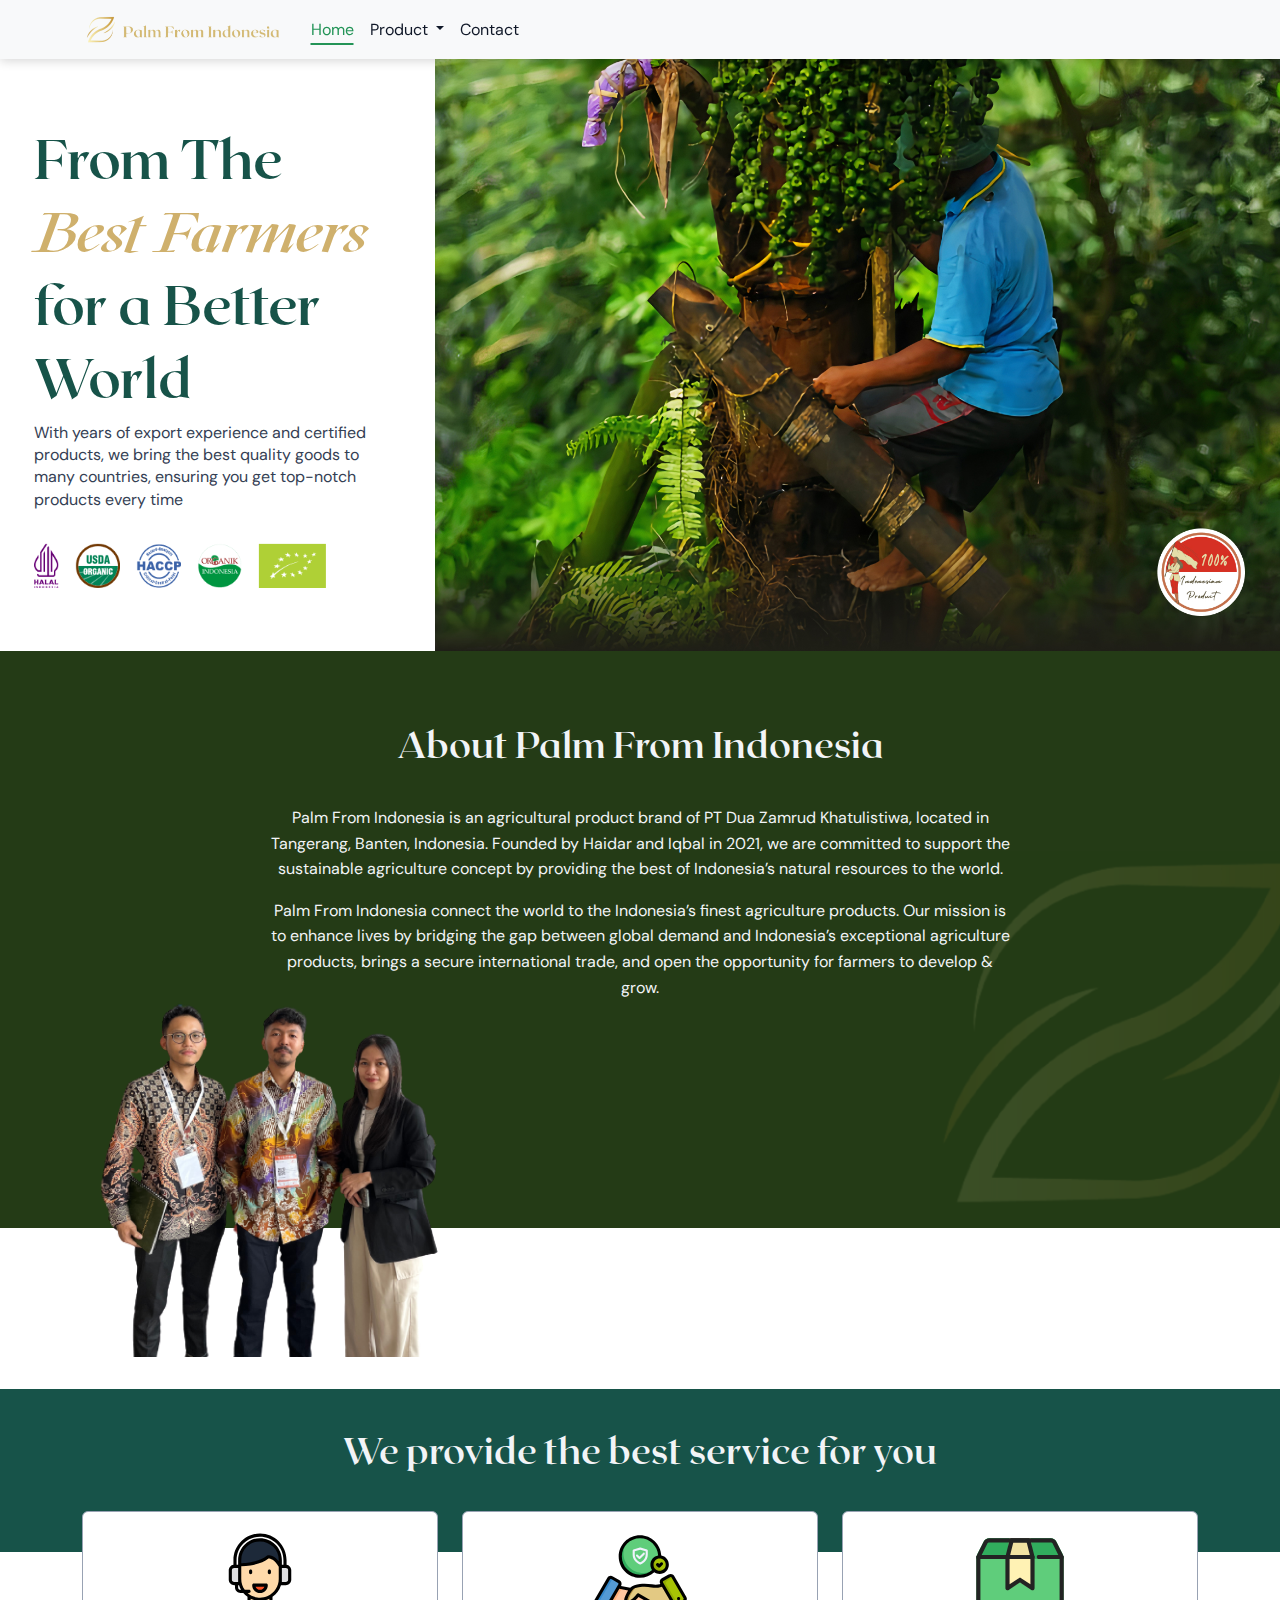
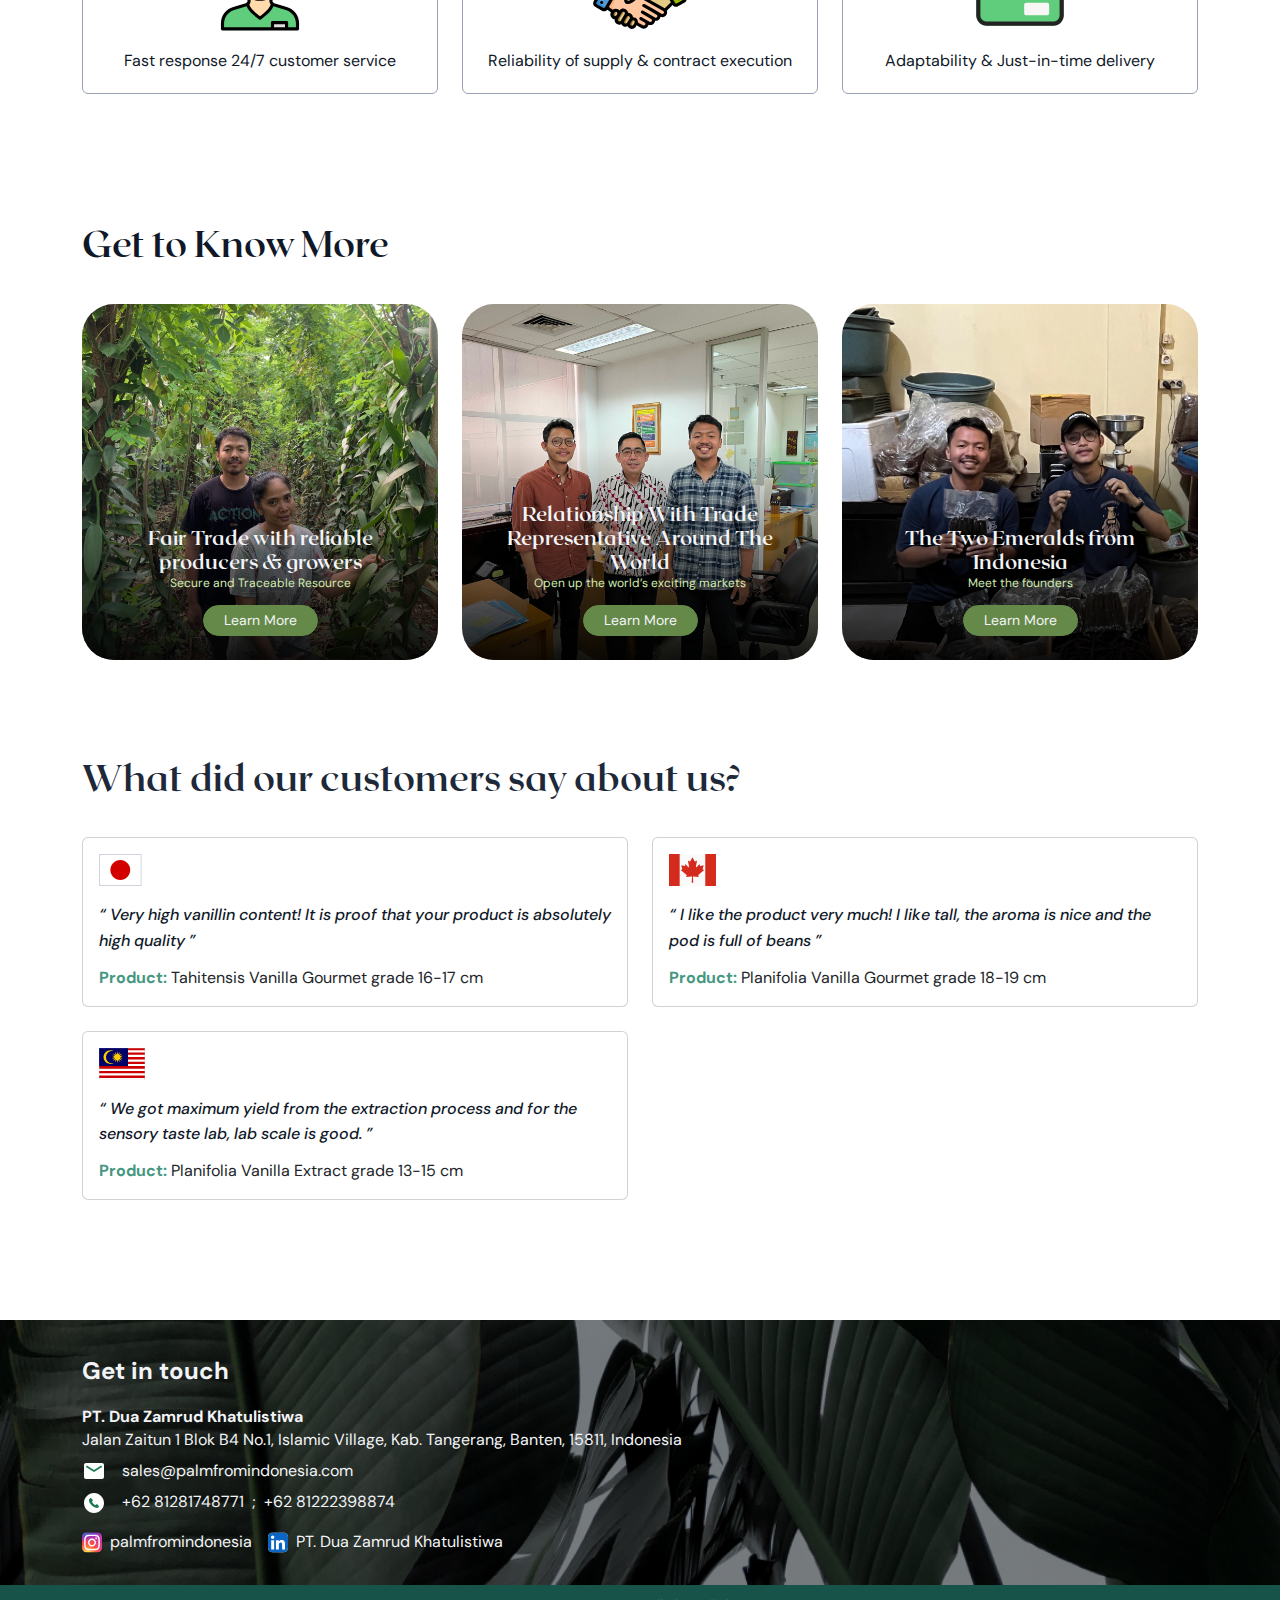
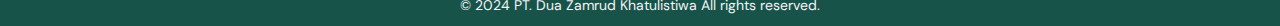
<file: palm/index.html>
<!DOCTYPE html>
<html lang="en">

<head>
  <meta charset="utf-8" />
  <meta name="viewport" content="width=device-width, initial-scale=1" />
  <title>Palm From Indonesia | Indonesian Agri-Product Supplier</title>
  <link rel="icon" type="image/x-icon" href="src/assets/images/logo/fav_logo.jpg">
  <link rel="stylesheet" href="src/css/main.min.css" />
  <link rel="stylesheet" href="src/css/custom.css" />
  <link rel="stylesheet" href="src/css/home.css" />
</head>

<body>
  <!-- NAVBAR -->
  <nav class="navbar navbar-expand-lg sticky-top bg-body-tertiary">
    <div class="container">
      <a class="navbar-brand" href="#">
        <img src="src/assets/images/logo/navbar_logo.png" height="32px" alt="main-logo" />
      </a>
      <button class="navbar-toggler" type="button" data-bs-toggle="collapse" data-bs-target="#navbarNavAltMarkup"
        aria-controls="navbarNavAltMarkup" aria-expanded="false" aria-label="Toggle navigation">
        <span class="navbar-toggler-icon"></span>
      </button>
      <div class="collapse navbar-collapse" id="navbarNavAltMarkup">
        <ul class="navbar-nav me-auto mb-2 mb-lg-0 text-lg-center">
          <li class="nav-item">
            <a class="nav-link text-neutral-900 pfi-nav-active" href="#">Home</a>
          </li>
          <li class="nav-item dropdown">
            <a class="nav-link text-neutral-900 dropdown-toggle" href="#" role="button" data-bs-toggle="dropdown" aria-expanded="false">
              Product
            </a>
            <ul class="dropdown-menu">
              <li><a class="dropdown-item" href="coconut-derivative.html">Coconut Derivative</a></li>
              <li><a class="dropdown-item" href="organic-palm-sugar.html">Organic Palm Sugar</a></li>
              <li><a class="dropdown-item" href="vanilla-beans.html">Vanilla Beans</a></li>
              <li><a class="dropdown-item" href="indonesian-spices.html">Indonesian Spices</a></li>
            </ul>
          </li>
          <li class="nav-item">
            <a class="nav-link text-neutral-900" href="contact.html">Contact</a>
          </li>
        </ul>
      </div>
    </div>
  </nav>

  <!-- HERO -->
  <section id="hero" class="position-relative w-100 overflow-hidden">
    <div class="col-12">
      <div class="row flex-column-reverse flex-lg-row justify-content-center">
        <div class="col-lg-4 pt-24 pb-64 py-lg-0">
          <div class="d-flex align-items-center justify-content-center h-100">
            <div class="col-11 col-lg-10 mt-24 mt-lg-0">
              <div class="text-heading-1 text-teal-500">From The <span class="text-heading-italic-1 text-gold-500">Best Farmers</span> for a Better World</div>
              <div class="text-body-3 text-neutral-700 mt-8">With years of export experience and certified products, we bring the best quality goods to many countries, ensuring you get top-notch products every time</div>
              <div class="d-flex flex-wrap gap-2 gap-lg-3 mt-32">
                <img src="./src/assets/images/home/hero/certificate/certified-1@2x.png" width="24.89px" alt="Halal">
                <img src="./src/assets/images/home/hero/certificate/certified-2@2x.png" width="45px" alt="USDA">
                <img src="./src/assets/images/home/hero/certificate/certified-3@2x.png" width="45px" alt="HCCP">
                <img src="./src/assets/images/home/hero/certificate/certified-4@2x.png" width="45px" alt="ID-ognc">
                <img src="./src/assets/images/home/hero/certificate/certified-5@2x.png" width="67.5px" alt="EU-ognc">
              </div>
            </div>
          </div>
        </div>
        <div class="col-12 col-lg">
          <div>
            <img src="./src/assets/images/home/hero/hero_desktop.jpg" class="d-none d-lg-block" width="100%" alt="desktop-hero-img" />
            <img src="./src/assets/images/home/hero/hero_mobile.jpg" class="d-block d-lg-none" width="100%" alt="mobile-hero-img" />
          </div>
        </div>
      </div>
    </div>
  </section>

  <!-- ABOUT -->
  <section id="about" class="bg-primary-500 position-relative">
    <img src="./src/assets/images/home/about/pfi_background.jpg" alt="logo-bg" class="img-back-logo">
    <div class="d-flex justify-content-center">
      <div class="container py-32 pt-lg-64 pb-lg-228">
        <div class="d-flex justify-content-center text-left text-lg-center text-neutral-100 z-1">
          <div class="col-lg-8">
            <div class="col-12 d-block d-lg-none w-100">
              <img src="./src/assets/images/home/about/pfi_team_mobile.png" class="w-100" alt="pfi_team_mobile">
            </div>
            <div class="mt-24 mt-lg-0">
              <div class="text-heading-2">About Palm From Indonesia</div>
              <div class="mt-12 mt-lg-32 text-body-2">
                <div>
                  Palm From Indonesia is an agricultural product brand of PT Dua Zamrud Khatulistiwa, located in Tangerang, Banten, Indonesia. Founded by Haidar and Iqbal in 2021, we are committed to support the sustainable agriculture concept by providing the best of Indonesia’s natural resources to the world.</div>
                <div class="mt-8 mt-lg-16">
                  Palm From Indonesia connect the world to the Indonesia’s finest agriculture products. Our mission is to enhance lives by bridging the gap between global demand and Indonesia’s exceptional agriculture products, brings a secure international trade, and open the opportunity for farmers to develop & grow.
                </div>
              </div>
            </div>
          </div>
        </div>
      </div>
    </div>
  </section>
  <div class="container position-relative d-none d-lg-block" style="margin-top: -228px;">
    <div class="col-lg-4">
      <img src="./src/assets/images/home/about/pfi_team_desktop.png" class="w-100" alt="pfi_team">
    </div>
  </div>

  <!-- VALUES -->
  <section id="values" class="value-section mt-32 mt-lg-64">
    <div class="container">
      <div class="col-10 col-lg-12 mx-auto my-32">
        <div class="text-heading-2 text-neutral-100 text-center">
          We provide the best service for you
        </div>
      </div>
      <div class="col mb-32">
        <div class="row align-items-center text-body-2 text-neutral-900 text-center">
          <div class="col-12 col-md-6 col-lg-4">
            <div class="py-20 px-40 p-lg-20 border border-neutral-400 rounded bg-white">
              <div class="row about-cards">
                <div class="col-4 col-lg-12">
                  <img src="./src/assets/icons/home/values/call_center.svg" alt="call-center" />
                </div>
                <div class="col-8 col-lg-12 mt-lg-16">
                  <div class="text-start text-lg-center">
                    Fast response 24/7 customer service
                  </div>
                </div>
              </div>
            </div>
          </div>
          <div class="col-12 col-md-6 col-lg-4 mt-12 mt-md-0">
            <div class="py-20 px-40 p-lg-20 border border-neutral-400 rounded bg-white">
              <div class="row about-cards">
                <div class="col-4 col-lg-12">
                  <img src="./src/assets/icons/home/values/handshake.svg" alt="handshake" />
                </div>
                <div class="col-8 col-lg-12 mt-lg-16">
                  <div class="text-start text-lg-center">
                    Reliability of supply & contract execution
                  </div>
                </div>
              </div>
            </div>
          </div>
          <div class="col-12 col-md-6 col-lg-4 mt-12 mt-lg-0">
            <div class="py-20 px-40 p-lg-20 border border-neutral-400 rounded bg-white">
              <div class="row about-cards">
                <div class="col-4 col-lg-12">
                  <img src="./src/assets/icons/home/values/box.svg" alt="box" />
                </div>
                <div class="col-8 col-lg-12 mt-lg-16">
                  <div class="text-start text-lg-center">
                    Adaptability & Just-in-time delivery
                  </div>
                </div>
              </div>
            </div>
          </div>
        </div>
        <!-- END: CARDS ROW -->
      </div>
    </div>
  </section>

  <!-- ARTICLES -->
  <section id="articles" class="mt-64 mt-lg-120">
    <div class="container">
      <div class="text-heading-2 text-neutral-900">Get to Know More</div>
      <div class="row mt-24 mt-lg-32 row-gap-3 row-gap-lg-0">
        <div class="col-12 col-md-6 col-lg-4">
          <div class="position-relative rounded-5 overflow-hidden">
            <img src="./src/assets/images/article/article_1/atc1_card_cover.jpg" class="w-100 object-fit-cover d-none d-md-block" alt="atc1_card_cover_desktop">
            <img src="./src/assets/images/article/article_1/atc1_card_cover_mobile.jpg" class="w-100 object-fit-cover d-md-none d-block" alt="atc1_card_cover_mobile">
            <div class="position-absolute bottom-0 h-100 w-100">
              <div class="pfi-overlay"></div>
              <div class="position-absolute bottom-0 w-100 p-16 p-lg-24 text-center">
                <div class="text-heading-5 text-neutral-100">Fair Trade with reliable producers & growers</div>
                <div class="text-caption-3 text-primary-200 mt-1">Secure and Traceable Resource</div>
                <a href="fair-trade-with-reliable-producer-and-growers.html" class="btn btn-sm btn-primary-400 rounded-pill px-20 text-neutral-100 mt-16">Learn More</a>
              </div>
            </div>
          </div>
        </div>
        <div class="col-12 col-md-6 col-lg-4">
          <div class="position-relative rounded-5 overflow-hidden">
            <img src="./src/assets/images/article/article_2/atc2_card_cover.jpg" class="w-100 object-fit-cover d-none d-md-block" alt="atc1_card_cover_desktop">
            <img src="./src/assets/images/article/article_2/atc2_card_cover_mobile.jpg" class="w-100 object-fit-cover d-md-none d-block" alt="atc1_card_cover_mobile">
            <div class="position-absolute bottom-0 h-100 w-100">
              <div class="pfi-overlay"></div>
              <div class="position-absolute bottom-0 w-100 p-16 p-lg-24 text-center">
                <div class="text-heading-5 text-neutral-100">Relationship With Trade Representative Around The World</div>
                <div class="text-caption-3 text-primary-200 mt-1">Open up the world’s exciting markets</div>
                <a href="relationship-with-trade-representative-around-the-world.html" class="btn btn-sm btn-primary-400 rounded-pill px-20 text-neutral-100 mt-16">Learn More</a>
              </div>
            </div>
          </div>
        </div>
        <div class="col-12 col-md-6 col-lg-4">
          <div class="position-relative rounded-5 overflow-hidden">
            <img src="./src/assets/images/article/article_3/atc3_card_cover.jpg" class="w-100 object-fit-cover d-none d-md-block" alt="atc1_card_cover_desktop">
            <img src="./src/assets/images/article/article_3/atc3_card_cover_mobile.jpg" class="w-100 object-fit-cover d-md-none d-block" alt="atc1_card_cover_mobile">
            <div class="position-absolute bottom-0 h-100 w-100">
              <div class="pfi-overlay"></div>
              <div class="position-absolute bottom-0 w-100 p-16 p-lg-24 text-center">
                <div class="text-heading-5 text-neutral-100">The Two Emeralds from Indonesia</div>
                <div class="text-caption-3 text-primary-200 mt-1">Meet the founders</div>
                <a href="the-two-emeralds-from-ndonesia.html" class="btn btn-sm btn-primary-400 rounded-pill px-20 text-neutral-100 mt-16">Learn More</a>
              </div>
            </div>
          </div>
        </div>
      </div>
    </div>
  </section>

  <!-- TESTIMONIAL SECTION -->
  <section id="testimonial" class="mt-32 mt-lg-88">
    <div class="container">
      <div class="col">
        <div class="col-12 text-heading-2 text-neutral-800 text-center text-lg-start">What did our customers say about us?</div>
      </div>
      <div class="col mt-32">
        <div class="row row-gap-3 row-gap-md-4">
          <!-- card -->
          <div class="col-12 col-md-6">
            <div class="card">
              <div class="card-body">
                <img src="./src/assets/icons/home/testimony/japan.svg" alt="japan-flag">
                <div class="col mt-16">
                  <i class="text-body-2 fw-medium text-neutral-900">“ Very high vanillin content! It is proof that your product is absolutely high quality ”</i>
                  <div class="mt-12">
                    <span class="fw-bold text-teal-400">Product:</span>
                    Tahitensis Vanilla Gourmet grade 16-17 cm
                  </div>
                </div>
              </div>
            </div>
          </div>
          <!-- card -->
          <div class="col-12 col-md-6">
            <div class="card">
              <div class="card-body">
                <img src="./src/assets/icons/home/testimony/canada.svg" alt="canada-flag">
                <div class="col mt-16">
                  <i class="text-body-2 fw-medium text-neutral-900">“ I like the product very much! I like tall, the aroma is nice and the pod is full of beans ”</i>
                  <div class="mt-12">
                    <span class="fw-bold text-teal-400">Product:</span>
                    Planifolia Vanilla Gourmet grade 18-19 cm
                  </div>
                </div>
              </div>
            </div>
          </div>
          <!-- card -->
          <div class="col-12 col-md-6">
            <div class="card">
              <div class="card-body">
                <img src="./src/assets/icons/home/testimony/malaysia.svg" alt="malaysia-flag">
                <div class="col mt-16">
                  <i class="text-body-2 fw-medium text-neutral-900">“ We got maximum yield from the extraction process and for the sensory taste lab, lab scale is good. ”</i>
                  <div class="mt-12">
                    <span class="fw-bold text-teal-400">Product:</span>
                    Planifolia Vanilla Extract grade 13-15 cm
                  </div>
                </div>
              </div>
            </div>
          </div>
        </div>
      </div>
    </div>
  </section>

  <!-- FOOTER -->
  <section id="footer" class="mt-64 mt-lg-120 text-neutral-100">
    <div class="footer-wrapper">
      <div class="container py-32">
        <div class="fw-bold text-subtitle-1">Get in touch</div>
        <div class="mt-8 mt-lg-16 text-body-3">
          <div class="fw-bold">PT. Dua Zamrud Khatulistiwa</div>
          <div class="fw-normal">Jalan Zaitun 1 Blok B4 No.1, Islamic Village, Kab. Tangerang, Banten, 15811, Indonesia</div>
        </div>
        <div class="mt-8 text-body-3">
          <div class="d-flex align-items-center gap-3">
            <img src="src/assets/icons/footer/mail.svg" alt="mail-icon" width="24px">
            <a href="mailto:sales@palmfromindonesia.com" class="text-decoration-none text-neutral-100">
              sales@palmfromindonesia.com
            </a>
          </div>
          <div class="d-flex align-items-start gap-3 mt-8">
            <img src="src/assets/icons/footer/phone.svg" alt="phone-icon" width="24px">
            <div class="d-flex gap-2">
              <div>
                <a href="tel:+6281281748771" class="text-decoration-none text-neutral-100">+62 81281748771</a>
              </div>
              <div>;</div>
              <div>
                <a href="tel:+6281222398874" class="text-decoration-none text-neutral-100">+62 81222398874</a>
              </div>
            </div>
          </div>
          <div class="d-flex flex-wrap flex-column flex-lg-row gap-3 mt-16">
            <div class="">
              <a href="https://www.instagram.com/palmfromindonesia?igsh=MW9kNzg0NzV2MGthNA%3D%3D" target="_blank" class="text-neutral-100 text-decoration-none d-flex gap-2 align-items-center">
                <img src="src/assets/icons/footer/instagram.svg" alt="instagram-icon">
                palmfromindonesia
              </a>
            </div>
            <div class="">
              <a href="https://www.linkedin.com/company/pt-dua-zamrud-khatulistiwa/" target="_blank" class="text-neutral-100 text-decoration-none d-flex gap-2 align-items-center">
                <img src="src/assets/icons/footer/linkedin.svg" alt="linkedin-icon">
                PT. Dua Zamrud Khatulistiwa
              </a>
            </div>
          </div>
        </div>
      </div>
    </div>
    <div class="bg-teal-500 py-10 d-flex justify-content-center">
      <div class="text-caption-2 text-center">© 2024 PT. Dua Zamrud Khatulistiwa All rights reserved.</div>
    </div>
  </section>

  <script src="src/js/bootstrap.bundle.min.js"></script>
</body>

</html>
</file>
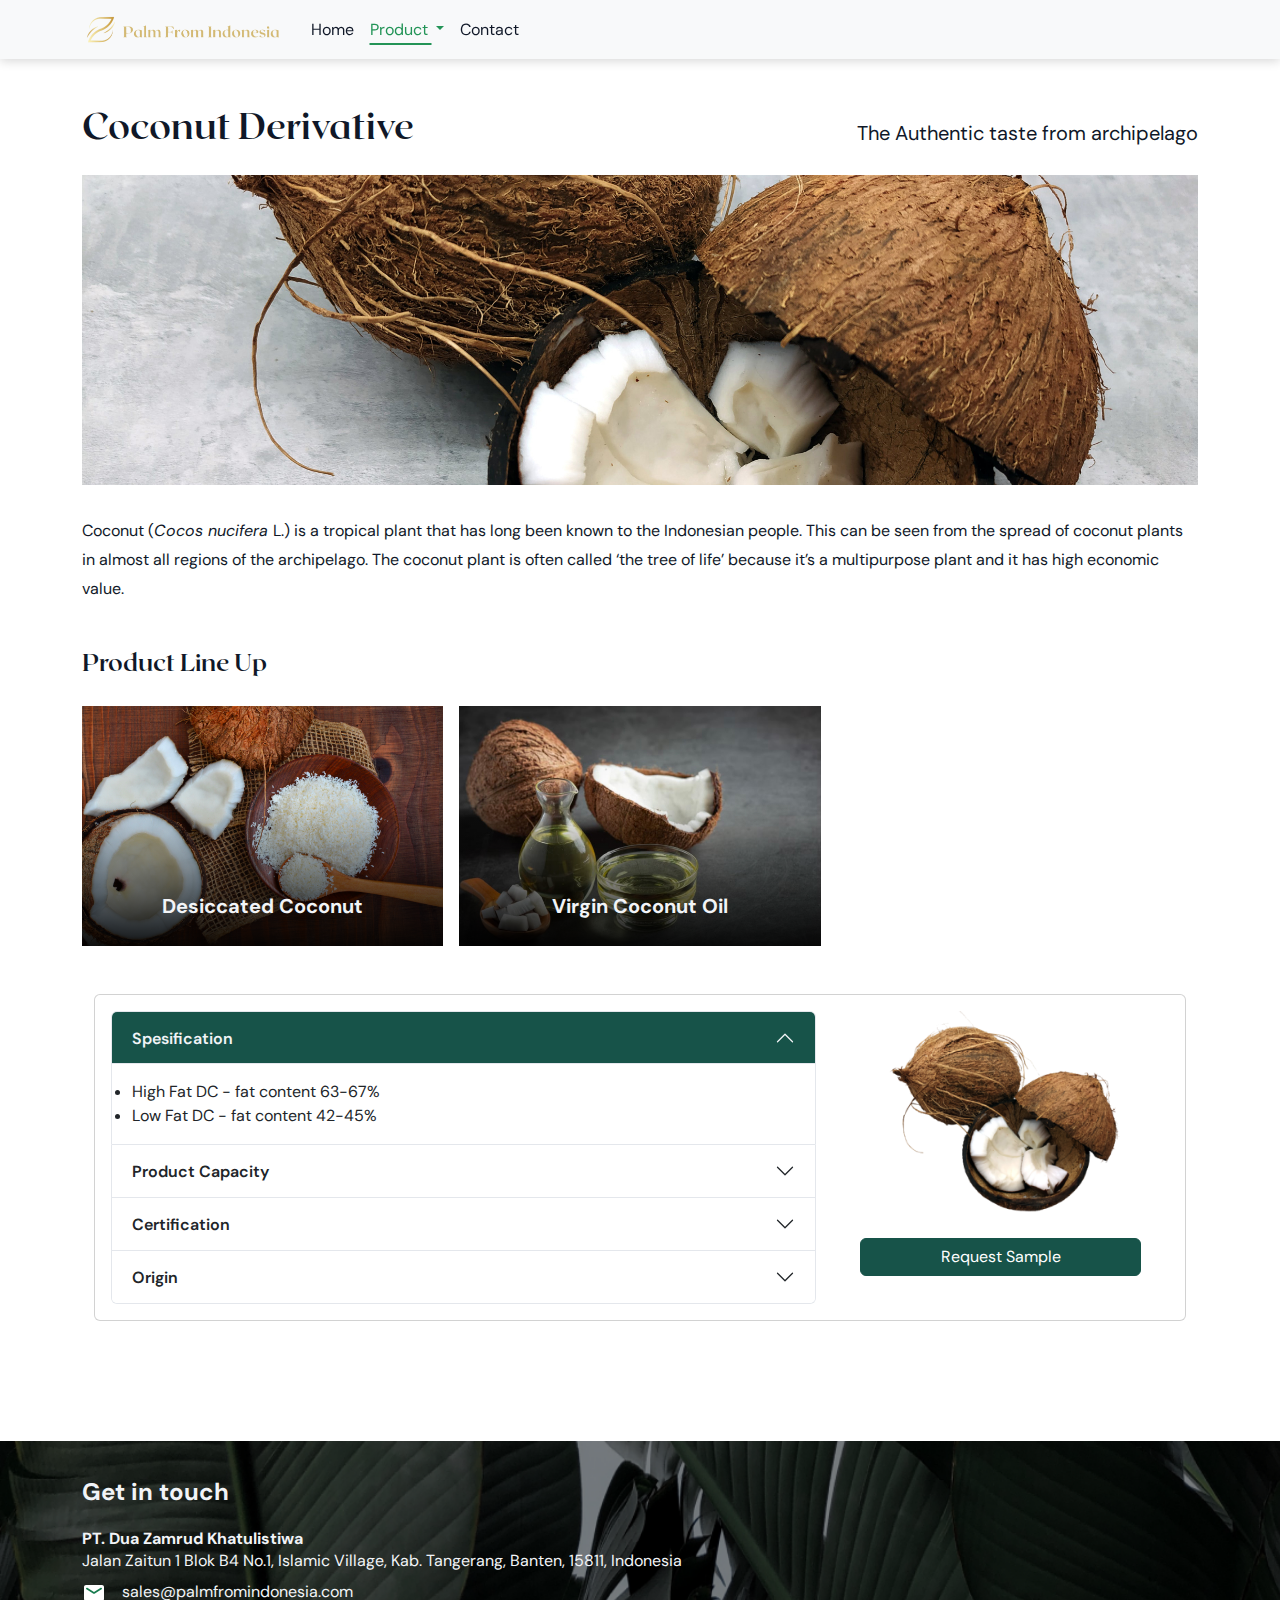
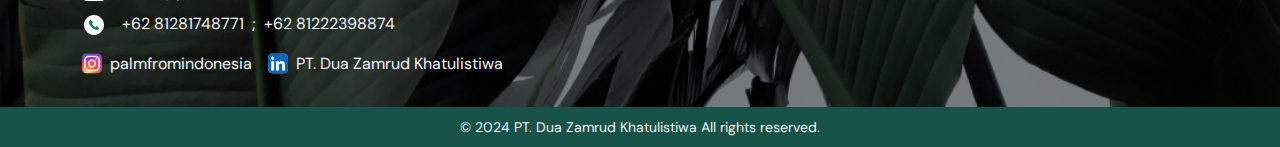
<file: palm/coconut-derivative.html>
<!DOCTYPE html>
<html lang="en">

<head>
  <meta charset="utf-8" />
  <meta name="viewport" content="width=device-width, initial-scale=1" />
  <title>Coconut Derivative | Palm From Indonesia | Indonesian Agri-Product Supplier</title>
  <link rel="icon" type="image/x-icon" href="src/assets/images/logo/fav_logo.jpg">
  <link rel="stylesheet" href="src/css/main.min.css" />
  <link rel="stylesheet" href="src/css/custom.css" />
</head>

<body>
  <!-- NAVBAR -->
  <nav class="navbar navbar-expand-lg sticky-top bg-body-tertiary">
    <div class="container">
      <a class="navbar-brand" href="index.html">
        <img src="src/assets/images/logo/navbar_logo.png" height="32px" alt="main-logo" />
      </a>
      <button class="navbar-toggler" type="button" data-bs-toggle="collapse" data-bs-target="#navbarNavAltMarkup"
        aria-controls="navbarNavAltMarkup" aria-expanded="false" aria-label="Toggle navigation">
        <span class="navbar-toggler-icon"></span>
      </button>
      <div class="collapse navbar-collapse" id="navbarNavAltMarkup">
        <ul class="navbar-nav me-auto mb-2 mb-lg-0 text-lg-center">
          <li class="nav-item">
            <a class="nav-link text-neutral-900" href="index.html">Home</a>
          </li>
          <li class="nav-item dropdown">
            <a class="nav-link text-neutral-900 dropdown-toggle pfi-nav-active" href="#" role="button" data-bs-toggle="dropdown" aria-expanded="false">
              Product
            </a>
            <ul class="dropdown-menu">
              <li><a class="dropdown-item" href="#">Coconut Derivative</a></li>
              <li><a class="dropdown-item" href="organic-palm-sugar.html">Organic Palm Sugar</a></li>
              <li><a class="dropdown-item" href="vanilla-beans.html">Vanilla Beans</a></li>
              <li><a class="dropdown-item" href="indonesian-spices.html">Indonesian Spices</a></li>
            </ul>
          </li>
          <li class="nav-item">
            <a class="nav-link text-neutral-900" href="contact.html">Contact</a>
          </li>
        </ul>
      </div>
    </div>
  </nav>

  <div class="container mt-24 mt-lg-48">
    <section id="banner" class="text-neutral-900">
      <div class="row align-items-end row-gap-3">
        <div class="col-lg-6 text-center text-lg-start text-heading-2" style="line-height: 100%;">Coconut Derivative</div>
        <div class="col-lg-6 text-center text-lg-end text-subtitle-2 fw-normal" style="line-height: 100%;">The Authentic taste from archipelago</div>
      </div>
      <div class="mt-24 mt-lg-32">
        <img src="./src/assets/images/products/product_1/pdc1_banner_desktop.jpg" class="w-100 d-none d-md-block" alt="pdc1_banner_desktop">
        <img src="./src/assets/images/products/product_1/pdc1_banner_mobile.jpg" class="w-100 d-block d-md-none" alt="pdc1_banner_mobile">
      </div>
      <div class="text-body-1 mt-24 mt-lg-32">Coconut (<i>Cocos nucifera </i> L.) is a tropical plant that has long been known to the Indonesian people. This can be seen from the spread of coconut plants in almost all regions of the archipelago. The coconut plant is often called ‘the tree of life’ because it’s a multipurpose plant and it has high economic value.</div>
    </section>

    <section id="line-up" class="mt-24 mt-lg-40">
      <div class="text-heading-4 text-neutral-900">Product Line Up</div>
      <div class="row g-3 text-neutral-100 text-center mt-1 mt-lg-2">
        <div class="col-md-6 col-lg-4">
          <div class="position-relative">
            <img src="./src/assets/images/products/product_1/pdc1_lineup1.jpg" class="w-100" alt="pdc1_lineup1">
            <div class="position-absolute bottom-0 h-100 w-100">
              <div class="pfi-overlay"></div>
              <div class="position-absolute bottom-0 w-100 p-16 p-lg-24 text-subtitle-2">Desiccated Coconut</div>
            </div>
          </div>
        </div>
        <div class="col-md-6 col-lg-4">
          <div class="position-relative">
            <img src="./src/assets/images/products/product_1/pdc1_lineup2.jpg" class="w-100" alt="pdc1_lineup2">
            <div class="position-absolute bottom-0 h-100 w-100">
              <div class="pfi-overlay"></div>
              <div class="position-absolute bottom-0 w-100 p-16 p-lg-24 text-subtitle-2">Virgin Coconut Oil</div>
            </div>
          </div>
        </div>
      </div>
    </section>

    <section id="spesification" class="container mt-24 mt-lg-48">
      <div class="card">
        <div class="card-body">
          <div class="d-flex flex-column-reverse flex-lg-row gap-3">
            <div class="col-12 col-lg-8">
              <div class="accordion" id="accordionPanelsStayOpenExample">
                <div class="accordion-item">
                  <h2 class="accordion-header">
                    <button class="accordion-button fw-semibold" type="button" data-bs-toggle="collapse" data-bs-target="#panelsStayOpen-collapseOne" aria-expanded="true" aria-controls="panelsStayOpen-collapseOne">
                      Spesification
                    </button>
                  </h2>
                  <div id="panelsStayOpen-collapseOne" class="accordion-collapse collapse show">
                    <div class="accordion-body">
                      <li>High Fat DC - fat content 63-67%</li>
                      <li>Low Fat DC - fat content 42-45%</li>
                    </div>
                  </div>
                </div>
                <div class="accordion-item">
                  <h2 class="accordion-header">
                    <button class="accordion-button fw-semibold collapsed" type="button" data-bs-toggle="collapse" data-bs-target="#panelsStayOpen-collapseTwo" aria-expanded="false" aria-controls="panelsStayOpen-collapseTwo">
                      Product Capacity
                    </button>
                  </h2>
                  <div id="panelsStayOpen-collapseTwo" class="accordion-collapse collapse">
                    <div class="accordion-body">
                      <li>100-150 MT/month (DC)</li>
                      <li>20 kl/month (VCO)</li>
                    </div>
                  </div>
                </div>
                <div class="accordion-item">
                  <h2 class="accordion-header">
                    <button class="accordion-button fw-semibold collapsed" type="button" data-bs-toggle="collapse" data-bs-target="#panelsStayOpen-collapseThree" aria-expanded="false" aria-controls="panelsStayOpen-collapseThree">
                      Certification
                    </button>
                  </h2>
                  <div id="panelsStayOpen-collapseThree" class="accordion-collapse collapse">
                    <div class="accordion-body">
                      <li>Phytosanitary</li>
                      <li>CoA</li>
                      <li>MSDS</li>
                    </div>
                  </div>
                </div>
                <div class="accordion-item">
                  <h2 class="accordion-header">
                    <button class="accordion-button fw-semibold collapsed" type="button" data-bs-toggle="collapse" data-bs-target="#panelsStayOpen-collapseFour" aria-expanded="false" aria-controls="panelsStayOpen-collapseFour">
                      Origin
                    </button>
                  </h2>
                  <div id="panelsStayOpen-collapseFour" class="accordion-collapse collapse">
                    <div class="accordion-body">
                      <li>South Sumatra</li>
                      <li>Banten</li>
                    </div>
                  </div>
                </div>
              </div>
            </div>
            <div class="col">
              <div class="col-6 col-lg-10 mx-auto text-center">
                <img src="./src/assets/images/products/product_1/pdc1_request.png" class="w-100" alt="pdc1_request">
                <a href="mailto:sales@palmfromindonesia.com" class="btn btn-teal-500 w-100 mt-16">Request Sample</a>
              </div>
            </div>
          </div>
        </div>
      </div>
    </section>
  </div>

  <!-- FOOTER -->
  <section id="footer" class="mt-64 mt-lg-120 text-neutral-100">
    <div class="footer-wrapper">
      <div class="container py-32">
        <div class="fw-bold text-subtitle-1">Get in touch</div>
        <div class="mt-8 mt-lg-16 text-body-3">
          <div class="fw-bold">PT. Dua Zamrud Khatulistiwa</div>
          <div class="fw-normal">Jalan Zaitun 1 Blok B4 No.1, Islamic Village, Kab. Tangerang, Banten, 15811, Indonesia</div>
        </div>
        <div class="mt-8 text-body-3">
          <div class="d-flex align-items-center gap-3">
            <img src="src/assets/icons/footer/mail.svg" alt="mail-icon" width="24px">
            <a href="mailto:sales@palmfromindonesia.com" class="text-decoration-none text-neutral-100">
              sales@palmfromindonesia.com
            </a>
          </div>
          <div class="d-flex align-items-start gap-3 mt-8">
            <img src="src/assets/icons/footer/phone.svg" alt="phone-icon" width="24px">
            <div class="d-flex gap-2">
              <div>
                <a href="tel:+6281281748771" class="text-decoration-none text-neutral-100">+62 81281748771</a>
              </div>
              <div>;</div>
              <div>
                <a href="tel:+6281222398874" class="text-decoration-none text-neutral-100">+62 81222398874</a>
              </div>
            </div>
          </div>
          <div class="d-flex flex-wrap flex-column flex-lg-row gap-3 mt-16">
            <div class="">
              <a href="https://www.instagram.com/palmfromindonesia?igsh=MW9kNzg0NzV2MGthNA%3D%3D" target="_blank" class="text-neutral-100 text-decoration-none d-flex gap-2 align-items-center">
                <img src="src/assets/icons/footer/instagram.svg" alt="instagram-icon">
                palmfromindonesia
              </a>
            </div>
            <div class="">
              <a href="https://www.linkedin.com/company/pt-dua-zamrud-khatulistiwa/" target="_blank" class="text-neutral-100 text-decoration-none d-flex gap-2 align-items-center">
                <img src="src/assets/icons/footer/linkedin.svg" alt="linkedin-icon">
                PT. Dua Zamrud Khatulistiwa
              </a>
            </div>
          </div>
        </div>
      </div>
    </div>
    <div class="bg-teal-500 py-10 d-flex justify-content-center">
      <div class="text-caption-2 text-center">© 2024 PT. Dua Zamrud Khatulistiwa All rights reserved.</div>
    </div>
  </section>

  <script src="src/js/bootstrap.bundle.min.js"></script>
</body>

</html>
</file>
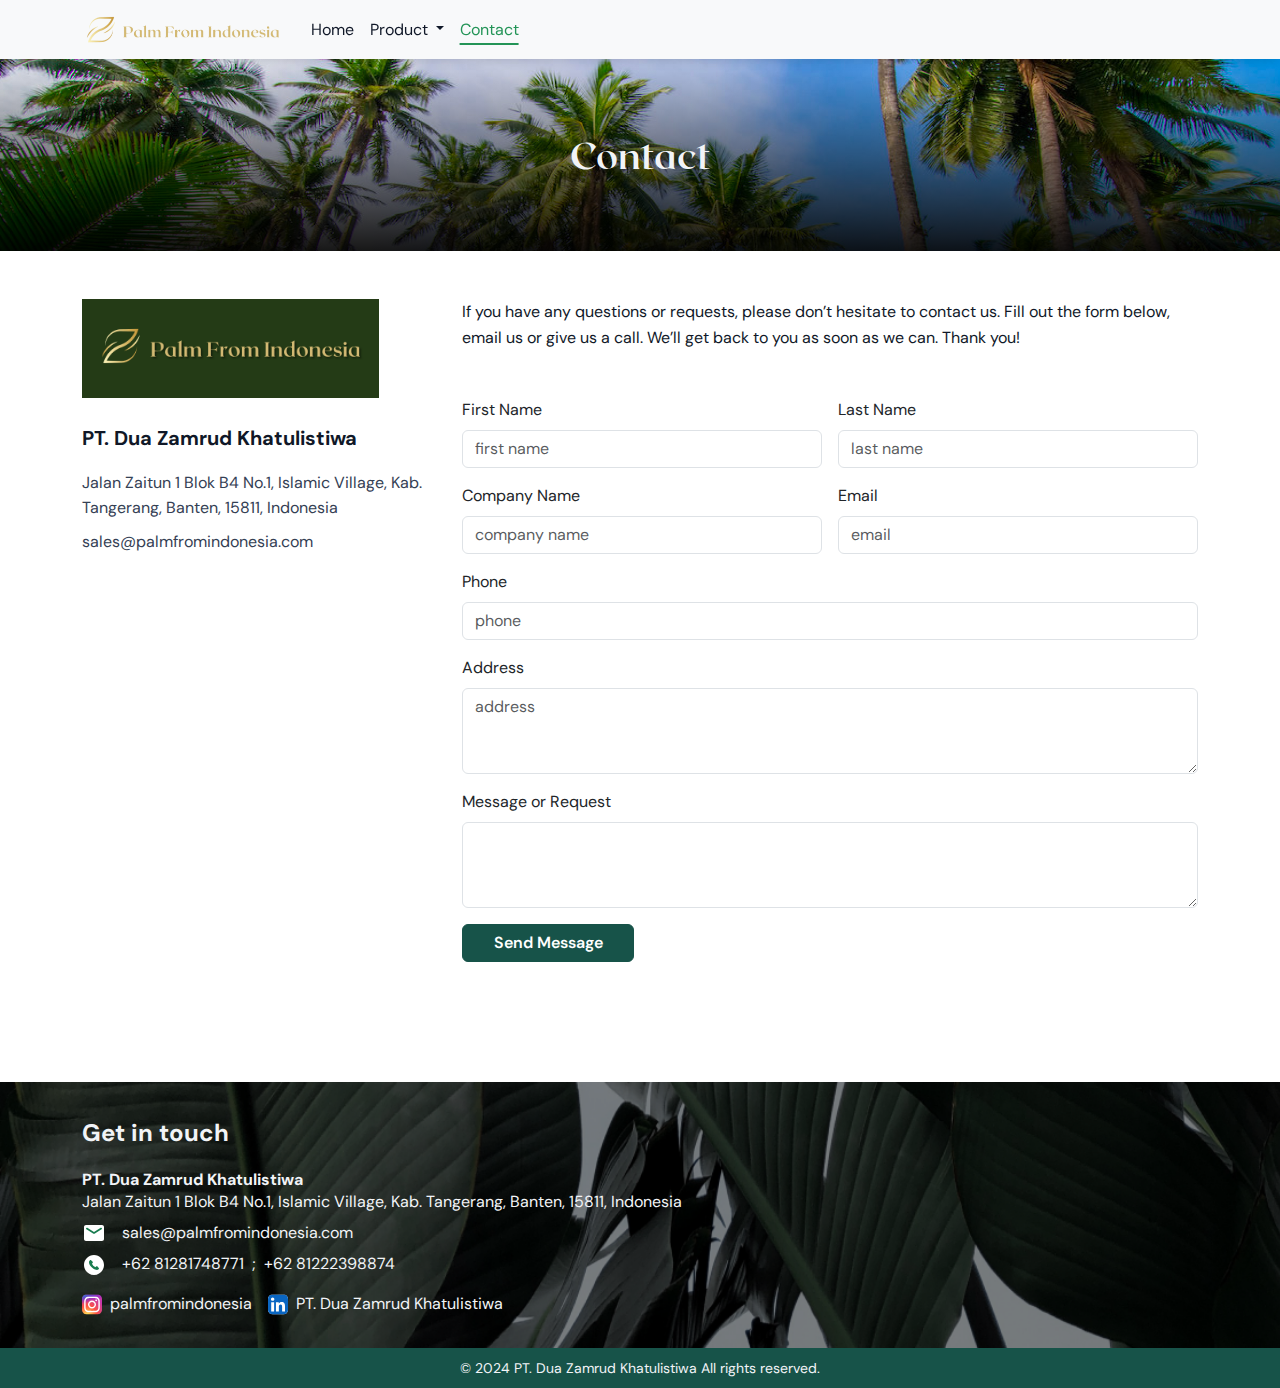
<file: palm/contact.html>
<!DOCTYPE html>
<html lang="en">

<head>
  <meta charset="utf-8" />
  <meta name="viewport" content="width=device-width, initial-scale=1" />
  <title>Contact | Palm From Indonesia | Indonesian Agri-Product Supplier</title>
  <link rel="icon" type="image/x-icon" href="src/assets/images/logo/fav_logo.jpg">
  <link rel="stylesheet" href="src/css/main.min.css" />
  <link rel="stylesheet" href="src/css/custom.css" />
  <style>
     .contact-overlay{
        display: block;
        width: 100%;
        height: 100%;
        position: absolute;
        bottom: 0;
        z-index: 0;
        background: linear-gradient(to top, rgba(0, 0, 0, 0.9), rgba(0, 0, 0, 0));
      } 
  </style>
</head>

<body>
  <!-- NAVBAR -->
  <nav class="navbar navbar-expand-lg sticky-top bg-body-tertiary">
    <div class="container">
      <a class="navbar-brand" href="index.html">
        <img src="src/assets/images/logo/navbar_logo.png" height="32px" alt="main-logo" />
      </a>
      <button class="navbar-toggler" type="button" data-bs-toggle="collapse" data-bs-target="#navbarNavAltMarkup"
        aria-controls="navbarNavAltMarkup" aria-expanded="false" aria-label="Toggle navigation">
        <span class="navbar-toggler-icon"></span>
      </button>
      <div class="collapse navbar-collapse" id="navbarNavAltMarkup">
        <ul class="navbar-nav me-auto mb-2 mb-lg-0 text-lg-center">
          <li class="nav-item">
            <a class="nav-link text-neutral-900" href="index.html">Home</a>
          </li>
          <li class="nav-item dropdown">
            <a class="nav-link text-neutral-900 dropdown-toggle" href="#" role="button" data-bs-toggle="dropdown" aria-expanded="false">
              Product
            </a>
            <ul class="dropdown-menu">
              <li><a class="dropdown-item" href="coconut-derivative.html">Coconut Derivative</a></li>
              <li><a class="dropdown-item" href="organic-palm-sugar.html">Organic Palm Sugar</a></li>
              <li><a class="dropdown-item" href="vanilla-beans.html">Vanilla Beans</a></li>
              <li><a class="dropdown-item" href="indonesian-spices.html">Indonesian Spices</a></li>
            </ul>
          </li>
          <li class="nav-item">
            <a class="nav-link text-neutral-900 pfi-nav-active" href="#">Contact</a>
          </li>
        </ul>
      </div>
    </div>
  </nav>

  <!-- Banner -->
  <section>
    <div class="position-relative bg-danger">
      <img src="./src/assets/images/contact/contact_banner.jpg" class="w-100 d-none d-lg-block" alt="contact-banner">
      <img src="./src/assets/images/contact/contact_banner_mobile.jpg" class="w-100 d-block d-lg-none" alt="contact-banner-mobile">
      <div class="position-absolute bottom-0 w-100 h-100 d-flex justify-content-center align-items-center">
        <div class="contact-overlay"></div>
        <div class="text-heading-2 text-neutral-100 z-2 text-center">Contact</div>
      </div>
    </div>
  </section>

  <!-- forms -->
  <section class="mt-24 mt-lg-48">
    <div class="container">
      <div class="row">
        <div class="col-12 col-lg-4">
          <div class="col-8 col-md-5 col-lg-10">
            <img src="./src/assets/images/logo/contact_logo.png" class="w-100" alt="contact-logo">
          </div>
          <div class="col-9 col-md-12 mt-8 mt-lg-24">
            <div class="text-subtitle-2 text-neutral-900 fw-bold">PT. Dua Zamrud Khatulistiwa</div>
            <div class="mt-8 mt-lg-16 text-body-2 text-neutral-700">
              <div>Jalan Zaitun 1 Blok B4 No.1, Islamic Village, Kab. Tangerang, Banten, 15811, Indonesia</div>
              <div class="mt-1 mt-lg-8">sales@palmfromindonesia.com</div>
            </div>
          </div>
        </div>

        <div class="col-12 col-lg-8 mt-32 mt-lg-0">
          <div class="text-body-2 text-neutral-900">If you have any questions or requests, please don’t hesitate to contact us. Fill out the form below, email us or give us a call. We’ll get back to you as soon as we can. Thank you!</div>

          <!-- <form action="https://formsubmit.co/sales@palmfromindonesia.com" method="POST" class="row g-3 mt-24 mt-lg-32"> -->
          <form action="https://formsubmit.co/tyazhafir@gmail.com" method="POST" class="row g-3 mt-24 mt-lg-32">
            <input type="hidden" name="_template" value="table">
            <input type="hidden" name="_blacklist" value="spammy pattern, banned term, phrase">

            <div class="col-md-6">
              <label for="first_name" class="form-label">First Name</label>
              <input type="text" name="First Name" class="form-control" id="first_name" placeholder="first name">
            </div>
            <div class="col-md-6">
              <label for="last_name" class="form-label">Last Name</label>
              <input type="text" name="Last Name" class="form-control" id="last_name" placeholder="last name">
            </div>
            <div class="col-md-6">
              <label for="company_name" class="form-label">Company Name</label>
              <input type="text" name="Company Name" class="form-control" id="company_name" placeholder="company name">
            </div>
            <div class="col-md-6">
              <label for="email" class="form-label">Email</label>
              <input type="email" name="Email" class="form-control" id="email" placeholder="email">
            </div>
            <div class="col-12">
              <label for="phone" class="form-label">Phone</label>
              <input type="text" name="Phone" class="form-control" id="phone" placeholder="phone">
            </div>
            <div class="col-12">
              <label for="address_form" class="form-label">Address</label>
              <textarea name="Address" class="form-control" id="address_form" rows="3" placeholder="address"></textarea>
            </div>
            <div class="col-12">
              <label for="message_form" class="form-label">Message or Request</label>
              <textarea name="Message or Request" class="form-control" id="message_form" rows="3"></textarea>
            </div>
            <div class="col-md-3">
              <button type="submit" class="btn btn-teal-500 w-100 fw-semibold">Send Message</button>
            </div>
          </form>
        </div>
      </div>
    </div>
  </section>

  <!-- FOOTER -->
  <section id="footer" class="mt-64 mt-lg-120 text-neutral-100">
    <div class="footer-wrapper">
      <div class="container py-32">
        <div class="fw-bold text-subtitle-1">Get in touch</div>
        <div class="mt-8 mt-lg-16 text-body-3">
          <div class="fw-bold">PT. Dua Zamrud Khatulistiwa</div>
          <div class="fw-normal">Jalan Zaitun 1 Blok B4 No.1, Islamic Village, Kab. Tangerang, Banten, 15811, Indonesia</div>
        </div>
        <div class="mt-8 text-body-3">
          <div class="d-flex align-items-center gap-3">
            <img src="src/assets/icons/footer/mail.svg" alt="mail-icon" width="24px">
            <a href="mailto:sales@palmfromindonesia.com" class="text-decoration-none text-neutral-100">
              sales@palmfromindonesia.com
            </a>
          </div>
          <div class="d-flex align-items-start gap-3 mt-8">
            <img src="src/assets/icons/footer/phone.svg" alt="phone-icon" width="24px">
            <div class="d-flex gap-2">
              <div>
                <a href="tel:+6281281748771" class="text-decoration-none text-neutral-100">+62 81281748771</a>
              </div>
              <div>;</div>
              <div>
                <a href="tel:+6281222398874" class="text-decoration-none text-neutral-100">+62 81222398874</a>
              </div>
            </div>
          </div>
          <div class="d-flex flex-wrap flex-column flex-lg-row gap-3 mt-16">
            <div class="">
              <a href="https://www.instagram.com/palmfromindonesia?igsh=MW9kNzg0NzV2MGthNA%3D%3D" target="_blank" class="text-neutral-100 text-decoration-none d-flex gap-2 align-items-center">
                <img src="src/assets/icons/footer/instagram.svg" alt="instagram-icon">
                palmfromindonesia
              </a>
            </div>
            <div class="">
              <a href="https://www.linkedin.com/company/pt-dua-zamrud-khatulistiwa/" target="_blank" class="text-neutral-100 text-decoration-none d-flex gap-2 align-items-center">
                <img src="src/assets/icons/footer/linkedin.svg" alt="linkedin-icon">
                PT. Dua Zamrud Khatulistiwa
              </a>
            </div>
          </div>
        </div>
      </div>
    </div>
    <div class="bg-teal-500 py-10 d-flex justify-content-center">
      <div class="text-caption-2 text-center">© 2024 PT. Dua Zamrud Khatulistiwa All rights reserved.</div>
    </div>
  </section>

  <script src="src/js/bootstrap.bundle.min.js"></script>
</body>

</html>
</file>
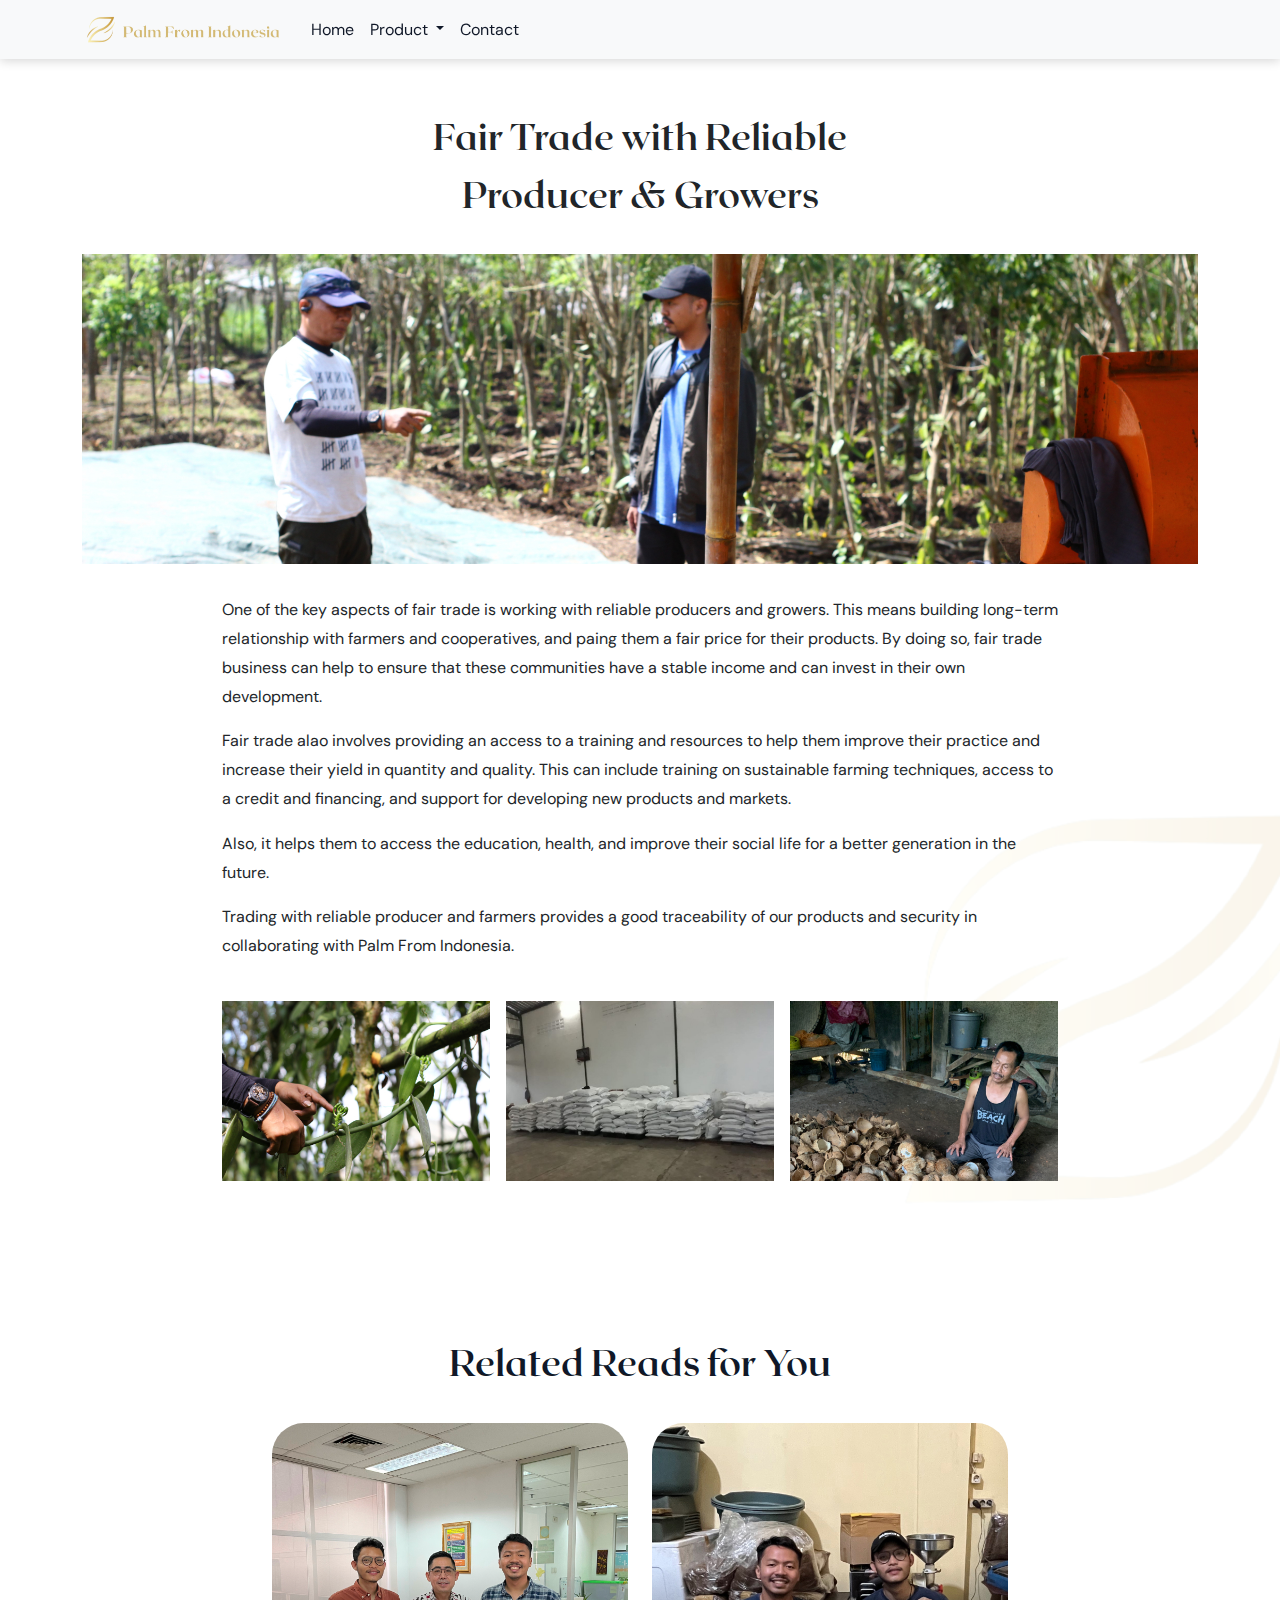
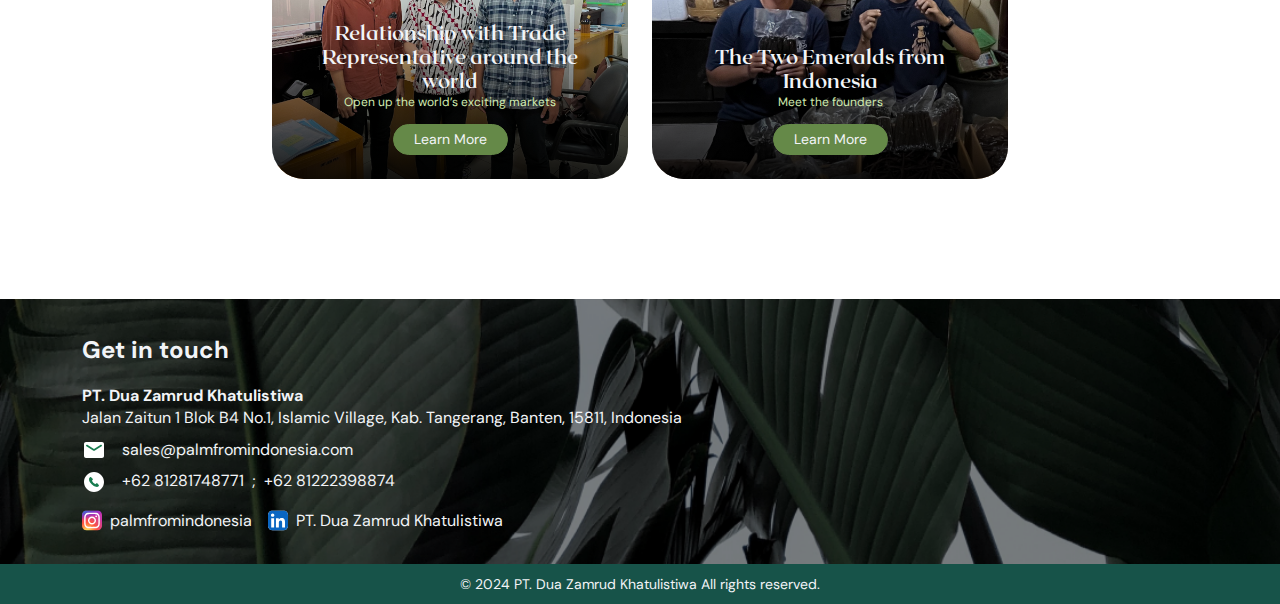
<file: palm/fair-trade-with-reliable-producer-and-growers.html>
<!DOCTYPE html>
<html lang="en">

<head>
  <meta charset="utf-8" />
  <meta name="viewport" content="width=device-width, initial-scale=1" />
  <title>Fair Trade with Reliable Producer & Growers | Palm From Indonesia</title>
  <link rel="icon" type="image/x-icon" href="src/assets/images/logo/fav_logo.jpg">
  <link rel="stylesheet" href="src/css/main.min.css" />
  <link rel="stylesheet" href="src/css/custom.css" />
  <style>
    .img-back-logo {
      position: absolute;
      bottom: 0;
      right: 0;
      z-index: -1;
      opacity: .1;
      width: 400px
    }

    @media (max-width: 576px) {
    .img-back-logo {
      width: 350px
    }
  }
  </style>
</head>

<body>
 <!-- NAVBAR -->
 <nav class="navbar navbar-expand-lg sticky-top bg-body-tertiary">
  <div class="container">
    <a class="navbar-brand" href="index.html">
      <img src="src/assets/images/logo/navbar_logo.png" height="32px" alt="main-logo" />
    </a>
    <button class="navbar-toggler" type="button" data-bs-toggle="collapse" data-bs-target="#navbarNavAltMarkup"
      aria-controls="navbarNavAltMarkup" aria-expanded="false" aria-label="Toggle navigation">
      <span class="navbar-toggler-icon"></span>
    </button>
    <div class="collapse navbar-collapse" id="navbarNavAltMarkup">
      <ul class="navbar-nav me-auto mb-2 mb-lg-0 text-lg-center">
        <li class="nav-item">
          <a class="nav-link text-neutral-900" href="index.html">Home</a>
        </li>
        <li class="nav-item dropdown">
          <a class="nav-link text-neutral-900 dropdown-toggle" href="#" role="button" data-bs-toggle="dropdown" aria-expanded="false">
            Product
          </a>
          <ul class="dropdown-menu">
            <li><a class="dropdown-item" href="coconut-derivative.html">Coconut Derivative</a></li>
            <li><a class="dropdown-item" href="organic-palm-sugar.html">Organic Palm Sugar</a></li>
            <li><a class="dropdown-item" href="vanilla-beans.html">Vanilla Beans</a></li>
            <li><a class="dropdown-item" href="indonesian-spices.html">Indonesian Spices</a></li>
          </ul>
        </li>
        <li class="nav-item">
          <a class="nav-link text-neutral-900" href="contact.html">Contact</a>
        </li>
      </ul>
    </div>
  </div>
</nav>

  <section class="position-relative mt-24 mt-lg-48 pb-32">
    <img src="./src/assets/images/article/article_background.jpg" class="img-back-logo" alt="article_background">
    <div class="container">
      <div class="d-flex flex-column align-items-center w-100">
        <div class="col-lg-6 text-heading-2 text-center">Fair Trade with Reliable Producer & Growers</div>
        <div class="col-12 mt-24 mt-lg-32">
          <img src="./src/assets/images/article/article_1/atc1_banner_desktop.jpg" class="w-100 d-none d-lg-block" alt="atc1_banner_desktop">
          <img src="./src/assets/images/article/article_1/atc1_banner_mobile.jpg" class="w-100 d-block d-lg-none" alt="atc1_banner_desktop">
        </div>
        <div class="col-lg-9 text-body-1 mt-24 mt-lg-32">
          <div class="d-flex flex-column gap-10 gap-lg-16">
            <div>
              One of the key aspects of fair trade is working with reliable producers and growers. This means building long-term relationship with farmers and cooperatives, and paing them a fair price for their products. By doing so, fair trade business can help to ensure that these communities have a stable income and can invest in their own development.
            </div>
            <div>
              Fair trade alao involves providing an access to a training and resources to help them improve their practice and increase their yield in quantity and quality. This can include training on sustainable farming techniques, access to a credit and financing, and support for developing new products and markets.
            </div>
            <div>
              Also, it helps them to access the education, health, and improve their social life for a better generation in the future.
            </div>
            <div>
              Trading with reliable producer and farmers provides a good traceability of our products and security in collaborating with Palm From Indonesia.
            </div>
          </div>
          <div class="row g-3 mt-24">
            <div class="col-6 col-lg-4">
              <img src="./src/assets/images/article/article_1/atc1_documentary_1.jpg" class="w-100" alt="atc1_documentary_1">
            </div>
            <div class="col-6 col-lg-4">
              <img src="./src/assets/images/article/article_1/atc1_documentary_2.jpg" class="w-100" alt="atc1_documentary_2">
            </div>
            <div class="col-6 col-lg-4">
              <img src="./src/assets/images/article/article_1/atc1_documentary_3.jpg" class="w-100" alt="atc1_documentary_3">
            </div>
          </div>
        </div>
      </div>
    </div>
  </section>
  <!-- ARTICLES -->
  <section id="articles" class="mt-64 mt-lg-120">
    <div class="container">
      <div class="text-heading-2 text-neutral-900 text-center">Related Reads for You</div>
      <div class="row mt-24 mt-lg-32 row-gap-3 row-gap-lg-0 justify-content-center">
        <div class="col-12 col-md-6 col-lg-4">
          <div class="position-relative rounded-5 overflow-hidden">
            <img src="./src/assets/images/article/article_2/atc2_card_cover.jpg" class="w-100 object-fit-cover d-none d-md-block" alt="atc1_card_cover_desktop">
            <img src="./src/assets/images/article/article_2/atc2_card_cover_mobile.jpg" class="w-100 object-fit-cover d-md-none d-block" alt="atc1_card_cover_mobile">
            <div class="position-absolute bottom-0 h-100 w-100">
              <div class="pfi-overlay"></div>
              <div class="position-absolute bottom-0 w-100 p-16 p-lg-24 text-center">
                <div class="text-heading-5 text-neutral-100">Relationship with Trade Representative around the world</div>
                <div class="text-caption-3 text-primary-200 mt-1">Open up the world’s exciting markets</div>
                <a href="relationship-with-trade-representative-around-the-world.html" class="btn btn-sm btn-primary-400 rounded-pill px-20 text-neutral-100 mt-16">Learn More</a>
              </div>
            </div>
          </div>
        </div>
        <div class="col-12 col-md-6 col-lg-4">
          <div class="position-relative rounded-5 overflow-hidden">
            <img src="./src/assets/images/article/article_3/atc3_card_cover.jpg" class="w-100 object-fit-cover d-none d-md-block" alt="atc1_card_cover_desktop">
            <img src="./src/assets/images/article/article_3/atc3_card_cover_mobile.jpg" class="w-100 object-fit-cover d-md-none d-block" alt="atc1_card_cover_mobile">
            <div class="position-absolute bottom-0 h-100 w-100">
              <div class="pfi-overlay"></div>
              <div class="position-absolute bottom-0 w-100 p-16 p-lg-24 text-center">
                <div class="text-heading-5 text-neutral-100">The Two Emeralds from Indonesia</div>
                <div class="text-caption-3 text-primary-200 mt-1">Meet the founders</div>
                <a href="the-two-emeralds-from-ndonesia.html" class="btn btn-sm btn-primary-400 rounded-pill px-20 text-neutral-100 mt-16">Learn More</a>
              </div>
            </div>
          </div>
        </div>
      </div>
    </div>
  </section>

  <!-- FOOTER -->
  <section id="footer" class="mt-64 mt-lg-120 text-neutral-100">
    <div class="footer-wrapper">
      <div class="container py-32">
        <div class="fw-bold text-subtitle-1">Get in touch</div>
        <div class="mt-8 mt-lg-16 text-body-3">
          <div class="fw-bold">PT. Dua Zamrud Khatulistiwa</div>
          <div class="fw-normal">Jalan Zaitun 1 Blok B4 No.1, Islamic Village, Kab. Tangerang, Banten, 15811, Indonesia</div>
        </div>
        <div class="mt-8 text-body-3">
          <div class="d-flex align-items-center gap-3">
            <img src="src/assets/icons/footer/mail.svg" alt="mail-icon" width="24px">
            <a href="mailto:sales@palmfromindonesia.com" class="text-decoration-none text-neutral-100">
              sales@palmfromindonesia.com
            </a>
          </div>
          <div class="d-flex align-items-start gap-3 mt-8">
            <img src="src/assets/icons/footer/phone.svg" alt="phone-icon" width="24px">
            <div class="d-flex gap-2">
              <div>
                <a href="tel:+6281281748771" class="text-decoration-none text-neutral-100">+62 81281748771</a>
              </div>
              <div>;</div>
              <div>
                <a href="tel:+6281222398874" class="text-decoration-none text-neutral-100">+62 81222398874</a>
              </div>
            </div>
          </div>
          <div class="d-flex flex-wrap flex-column flex-lg-row gap-3 mt-16">
            <div class="">
              <a href="https://www.instagram.com/palmfromindonesia?igsh=MW9kNzg0NzV2MGthNA%3D%3D" target="_blank" class="text-neutral-100 text-decoration-none d-flex gap-2 align-items-center">
                <img src="src/assets/icons/footer/instagram.svg" alt="instagram-icon">
                palmfromindonesia
              </a>
            </div>
            <div class="">
              <a href="https://www.linkedin.com/company/pt-dua-zamrud-khatulistiwa/" target="_blank" class="text-neutral-100 text-decoration-none d-flex gap-2 align-items-center">
                <img src="src/assets/icons/footer/linkedin.svg" alt="linkedin-icon">
                PT. Dua Zamrud Khatulistiwa
              </a>
            </div>
          </div>
        </div>
      </div>
    </div>
    <div class="bg-teal-500 py-10 d-flex justify-content-center">
      <div class="text-caption-2 text-center">© 2024 PT. Dua Zamrud Khatulistiwa All rights reserved.</div>
    </div>
  </section>

  <script src="src/js/bootstrap.bundle.min.js"></script>
</body>

</html>
</file>
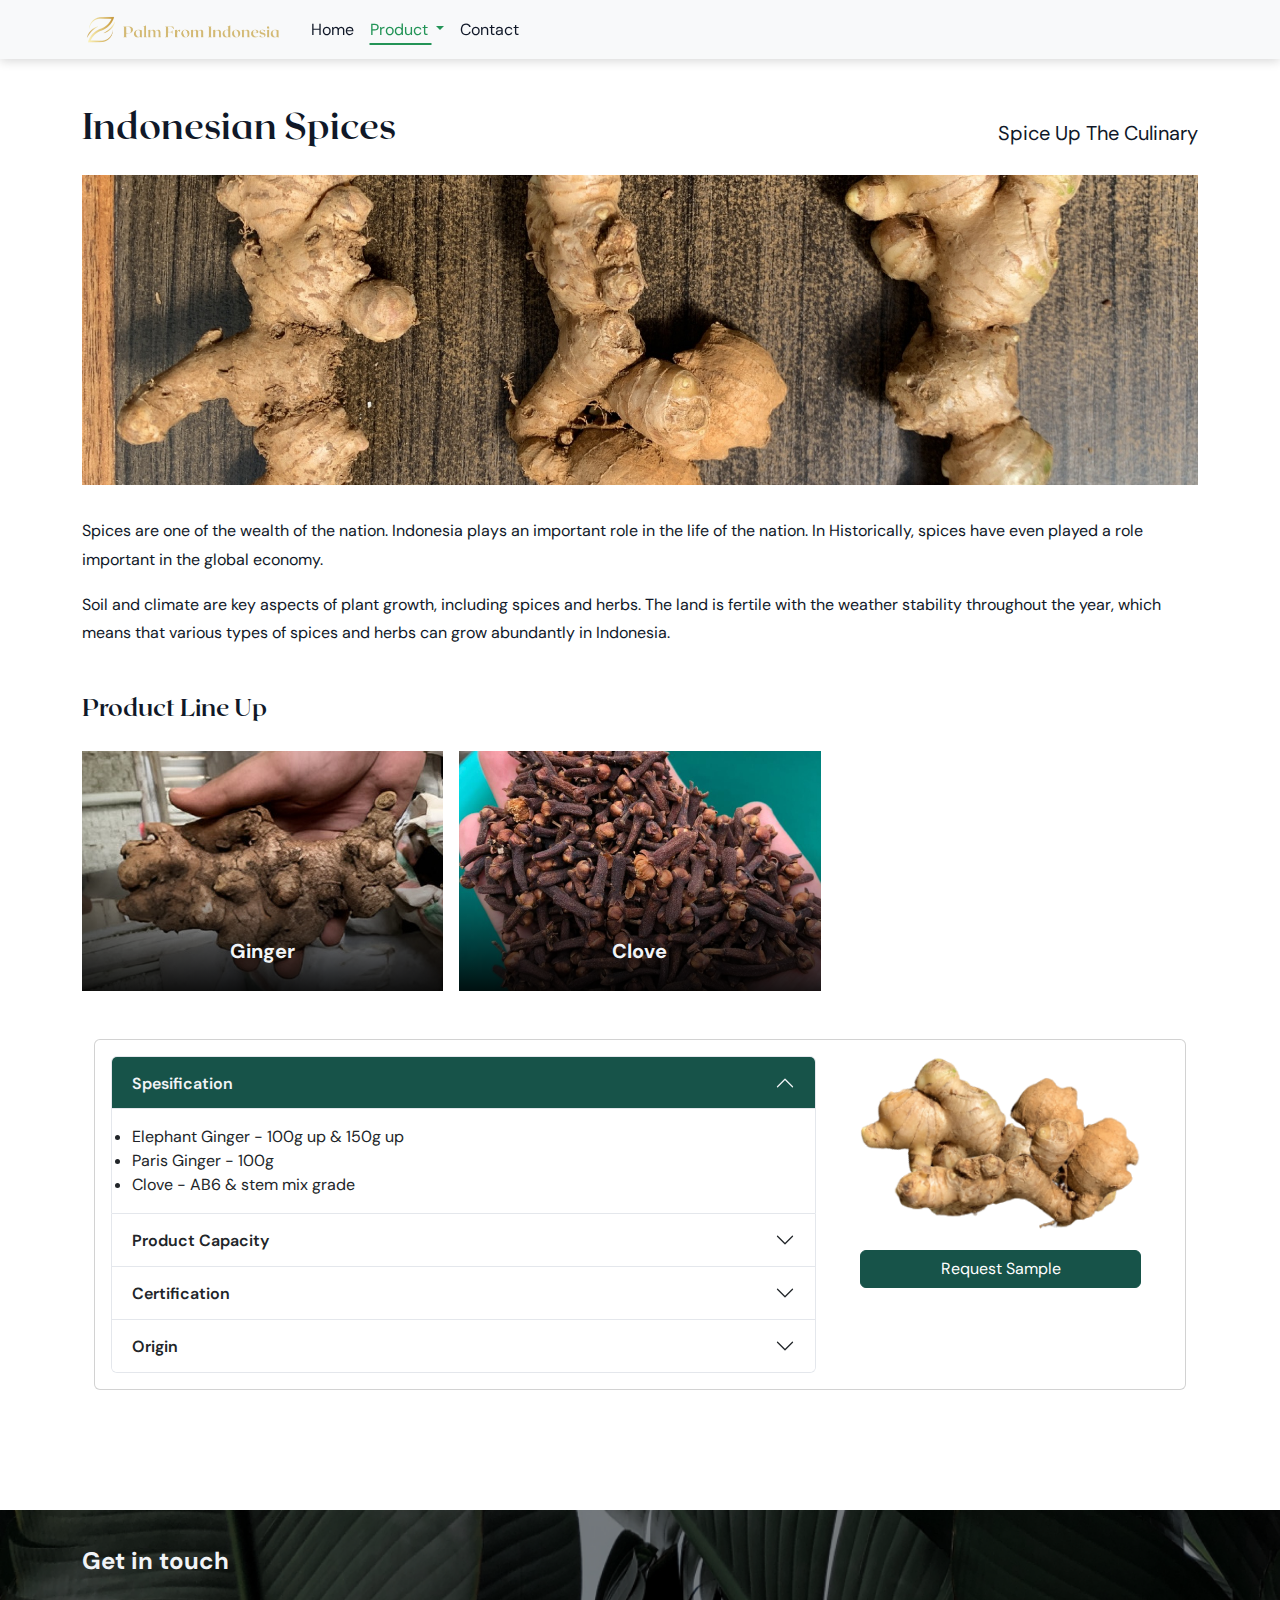
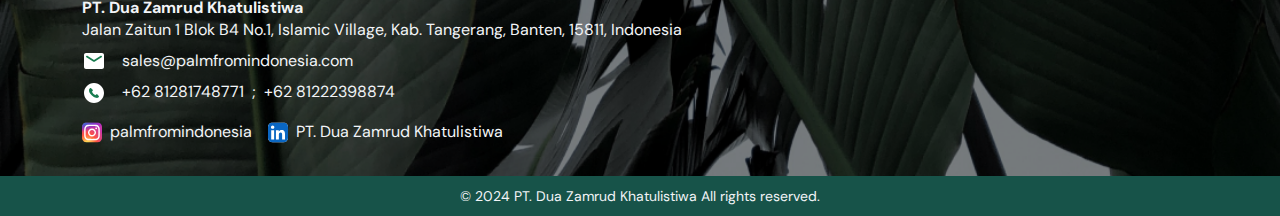
<file: palm/indonesian-spices.html>
<!DOCTYPE html>
<html lang="en">

<head>
  <meta charset="utf-8" />
  <meta name="viewport" content="width=device-width, initial-scale=1" />
  <title>Indonesian Spices | Palm From Indonesia | Indonesian Agri-Product Supplier</title>
  <link rel="icon" type="image/x-icon" href="src/assets/images/logo/fav_logo.jpg">
  <link rel="stylesheet" href="src/css/main.min.css" />
  <link rel="stylesheet" href="src/css/custom.css" />
</head>

<body>
  <!-- NAVBAR -->
  <nav class="navbar navbar-expand-lg sticky-top bg-body-tertiary">
    <div class="container">
      <a class="navbar-brand" href="index.html">
        <img src="src/assets/images/logo/navbar_logo.png" height="32px" alt="main-logo" />
      </a>
      <button class="navbar-toggler" type="button" data-bs-toggle="collapse" data-bs-target="#navbarNavAltMarkup"
        aria-controls="navbarNavAltMarkup" aria-expanded="false" aria-label="Toggle navigation">
        <span class="navbar-toggler-icon"></span>
      </button>
      <div class="collapse navbar-collapse" id="navbarNavAltMarkup">
        <ul class="navbar-nav me-auto mb-2 mb-lg-0 text-lg-center">
          <li class="nav-item">
            <a class="nav-link text-neutral-900" href="index.html">Home</a>
          </li>
          <li class="nav-item dropdown">
            <a class="nav-link text-neutral-900 dropdown-toggle pfi-nav-active" href="#" role="button" data-bs-toggle="dropdown" aria-expanded="false">
              Product
            </a>
            <ul class="dropdown-menu">
              <li><a class="dropdown-item" href="coconut-derivative.html">Coconut Derivative</a></li>
              <li><a class="dropdown-item" href="organic-palm-sugar.html">Organic Palm Sugar</a></li>
              <li><a class="dropdown-item" href="vanilla-beans.html">Vanilla Beans</a></li>
              <li><a class="dropdown-item" href="#">Indonesian Spices</a></li>
            </ul>
          </li>
          <li class="nav-item">
            <a class="nav-link text-neutral-900" href="contact.html">Contact</a>
          </li>
        </ul>
      </div>
    </div>
  </nav>

  <div class="container mt-24 mt-lg-48">
    <section id="banner" class="text-neutral-900">
      <div class="row align-items-end row-gap-3">
        <div class="col-lg-6 text-center text-lg-start text-heading-2" style="line-height: 100%;">Indonesian Spices</div>
        <div class="col-lg-6 text-center text-lg-end text-subtitle-2 fw-normal" style="line-height: 100%;">Spice Up The Culinary</div>
      </div>
      <div class="mt-24 mt-lg-32">
        <img src="./src/assets/images/products/product_4/pdc4_banner_desktop.jpg" class="w-100 d-none d-md-block" alt="pdc4_banner_desktop">
        <img src="./src/assets/images/products/product_4/pdc4_banner_mobile.jpg" class="w-100 d-block d-md-none" alt="pdc4_banner_mobile">
      </div>
      <div class="text-body-1 mt-24 mt-lg-32">
        <p>Spices are one of the wealth of the nation. Indonesia plays an important role in the life of the nation. In Historically, spices have even played a role important in the global economy.</p>
        <p>Soil and climate are key aspects of plant growth, including spices and herbs. The land is fertile with the weather stability throughout the year, which means that various types of spices and herbs can grow abundantly in Indonesia.</p>
    </section>

    <section id="line-up" class="mt-24 mt-lg-40">
      <div class="text-heading-4 text-neutral-900">Product Line Up</div>
      <div class="row g-3 text-neutral-100 text-center mt-1 mt-lg-2">
        <div class="col-md-6 col-lg-4">
          <div class="position-relative">
            <img src="./src/assets/images/products/product_4/pdc4_lineup1.jpg" class="w-100" alt="pdc4_lineup1">
            <div class="position-absolute bottom-0 h-100 w-100">
              <div class="pfi-overlay"></div>
              <div class="position-absolute bottom-0 w-100 p-16 p-lg-24 text-subtitle-2">Ginger</div>
            </div>
          </div>
        </div>
        <div class="col-md-6 col-lg-4">
          <div class="position-relative">
            <img src="./src/assets/images/products/product_4/pdc4_lineup2.jpg" class="w-100" alt="pdc4_lineup2">
            <div class="position-absolute bottom-0 h-100 w-100">
              <div class="pfi-overlay"></div>
              <div class="position-absolute bottom-0 w-100 p-16 p-lg-24 text-subtitle-2">Clove</div>
            </div>
          </div>
        </div>
      </div>
    </section>

    <section id="spesification" class="container mt-24 mt-lg-48">
      <div class="card">
        <div class="card-body">
          <div class="d-flex flex-column-reverse flex-lg-row gap-3">
            <div class="col-12 col-lg-8">
              <div class="accordion" id="accordionPanelsStayOpenExample">
                <div class="accordion-item">
                  <h2 class="accordion-header">
                    <button class="accordion-button fw-semibold" type="button" data-bs-toggle="collapse" data-bs-target="#panelsStayOpen-collapseOne" aria-expanded="true" aria-controls="panelsStayOpen-collapseOne">
                      Spesification
                    </button>
                  </h2>
                  <div id="panelsStayOpen-collapseOne" class="accordion-collapse collapse show">
                    <div class="accordion-body">
                      <li>Elephant Ginger - 100g up & 150g up</li>
                      <li>Paris Ginger - 100g</li>
                      <li>Clove - AB6 & stem mix grade</li>
                    </div>
                  </div>
                </div>
                <div class="accordion-item">
                  <h2 class="accordion-header">
                    <button class="accordion-button fw-semibold collapsed" type="button" data-bs-toggle="collapse" data-bs-target="#panelsStayOpen-collapseTwo" aria-expanded="false" aria-controls="panelsStayOpen-collapseTwo">
                      Product Capacity
                    </button>
                  </h2>
                  <div id="panelsStayOpen-collapseTwo" class="accordion-collapse collapse">
                    <div class="accordion-body">
                      <li>20-45 ton/month</li>
                    </div>
                  </div>
                </div>
                <div class="accordion-item">
                  <h2 class="accordion-header">
                    <button class="accordion-button fw-semibold collapsed" type="button" data-bs-toggle="collapse" data-bs-target="#panelsStayOpen-collapseThree" aria-expanded="false" aria-controls="panelsStayOpen-collapseThree">
                      Certification
                    </button>
                  </h2>
                  <div id="panelsStayOpen-collapseThree" class="accordion-collapse collapse">
                    <div class="accordion-body">
                      <li>Phytosanitary</li>
                    </div>
                  </div>
                </div>
                <div class="accordion-item">
                  <h2 class="accordion-header">
                    <button class="accordion-button fw-semibold collapsed" type="button" data-bs-toggle="collapse" data-bs-target="#panelsStayOpen-collapseFour" aria-expanded="false" aria-controls="panelsStayOpen-collapseFour">
                      Origin
                    </button>
                  </h2>
                  <div id="panelsStayOpen-collapseFour" class="accordion-collapse collapse">
                    <div class="accordion-body">
                      <li>West Java</li>
                      <li>Central Java</li>
                      <li>Sulawesi</li>
                    </div>
                  </div>
                </div>
              </div>
            </div>
            <div class="col">
              <div class="col-6 col-lg-10 mx-auto text-center">
                <img src="./src/assets/images/products/product_4/pdc4_request.png" class="w-100" alt="pdc4_request">
                <a href="mailto:sales@palmfromindonesia.com" class="btn btn-teal-500 w-100 mt-16">Request Sample</a>
              </div>
            </div>
          </div>
        </div>
      </div>
    </section>
  </div>

  <!-- FOOTER -->
  <section id="footer" class="mt-64 mt-lg-120 text-neutral-100">
    <div class="footer-wrapper">
      <div class="container py-32">
        <div class="fw-bold text-subtitle-1">Get in touch</div>
        <div class="mt-8 mt-lg-16 text-body-3">
          <div class="fw-bold">PT. Dua Zamrud Khatulistiwa</div>
          <div class="fw-normal">Jalan Zaitun 1 Blok B4 No.1, Islamic Village, Kab. Tangerang, Banten, 15811, Indonesia</div>
        </div>
        <div class="mt-8 text-body-3">
          <div class="d-flex align-items-center gap-3">
            <img src="src/assets/icons/footer/mail.svg" alt="mail-icon" width="24px">
            <a href="mailto:sales@palmfromindonesia.com" class="text-decoration-none text-neutral-100">
              sales@palmfromindonesia.com
            </a>
          </div>
          <div class="d-flex align-items-start gap-3 mt-8">
            <img src="src/assets/icons/footer/phone.svg" alt="phone-icon" width="24px">
            <div class="d-flex gap-2">
              <div>
                <a href="tel:+6281281748771" class="text-decoration-none text-neutral-100">+62 81281748771</a>
              </div>
              <div>;</div>
              <div>
                <a href="tel:+6281222398874" class="text-decoration-none text-neutral-100">+62 81222398874</a>
              </div>
            </div>
          </div>
          <div class="d-flex flex-wrap flex-column flex-lg-row gap-3 mt-16">
            <div class="">
              <a href="https://www.instagram.com/palmfromindonesia?igsh=MW9kNzg0NzV2MGthNA%3D%3D" target="_blank" class="text-neutral-100 text-decoration-none d-flex gap-2 align-items-center">
                <img src="src/assets/icons/footer/instagram.svg" alt="instagram-icon">
                palmfromindonesia
              </a>
            </div>
            <div class="">
              <a href="https://www.linkedin.com/company/pt-dua-zamrud-khatulistiwa/" target="_blank" class="text-neutral-100 text-decoration-none d-flex gap-2 align-items-center">
                <img src="src/assets/icons/footer/linkedin.svg" alt="linkedin-icon">
                PT. Dua Zamrud Khatulistiwa
              </a>
            </div>
          </div>
        </div>
      </div>
    </div>
    <div class="bg-teal-500 py-10 d-flex justify-content-center">
      <div class="text-caption-2 text-center">© 2024 PT. Dua Zamrud Khatulistiwa All rights reserved.</div>
    </div>
  </section>

  <script src="src/js/bootstrap.bundle.min.js"></script>
</body>

</html>
</file>
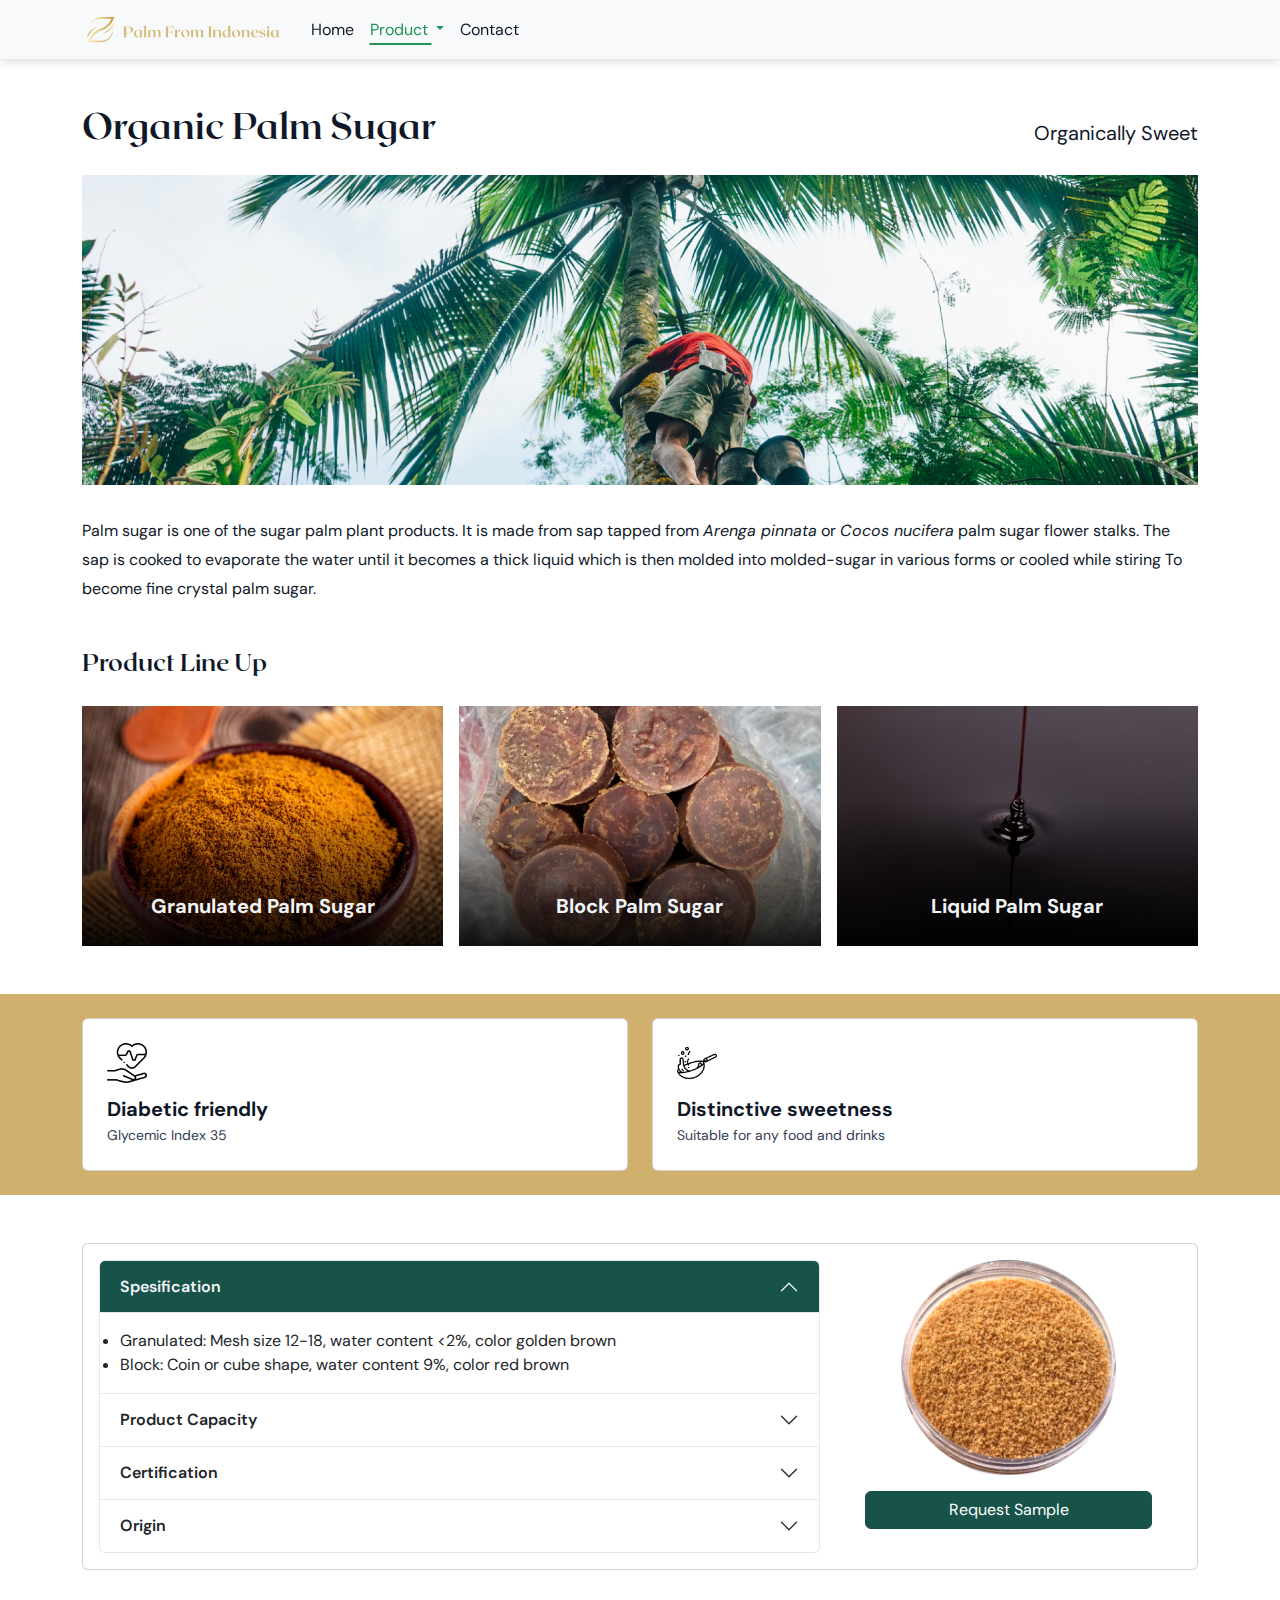
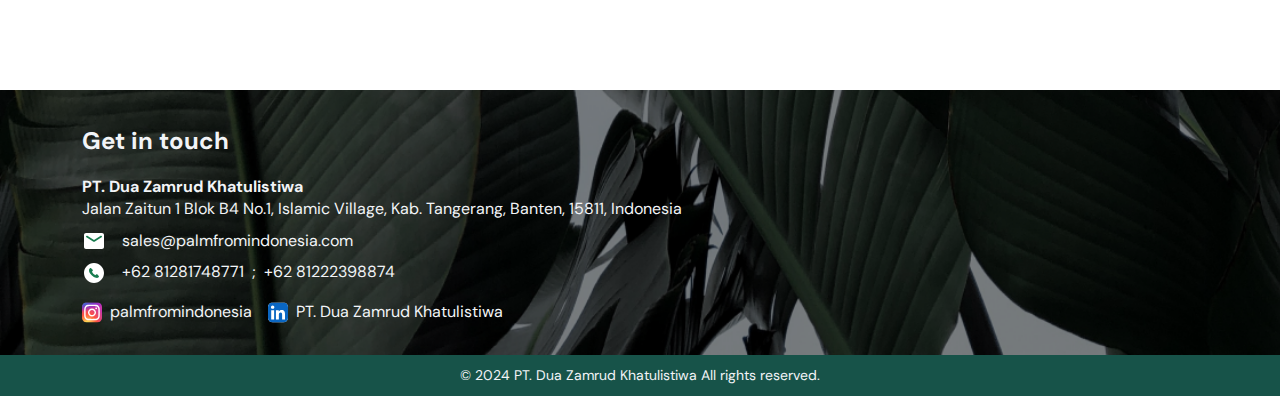
<file: palm/organic-palm-sugar.html>
<!DOCTYPE html>
<html lang="en">

<head>
  <meta charset="utf-8" />
  <meta name="viewport" content="width=device-width, initial-scale=1" />
  <title>Organic Palm Sugar | Palm From Indonesia | Indonesian Agri-Product Supplier</title>
  <link rel="icon" type="image/x-icon" href="src/assets/images/logo/fav_logo.jpg">
  <link rel="stylesheet" href="src/css/main.min.css" />
  <link rel="stylesheet" href="src/css/custom.css" />
</head>

<body>
  <!-- NAVBAR -->
  <nav class="navbar navbar-expand-lg sticky-top bg-body-tertiary">
    <div class="container">
      <a class="navbar-brand" href="index.html">
        <img src="src/assets/images/logo/navbar_logo.png" height="32px" alt="main-logo" />
      </a>
      <button class="navbar-toggler" type="button" data-bs-toggle="collapse" data-bs-target="#navbarNavAltMarkup"
        aria-controls="navbarNavAltMarkup" aria-expanded="false" aria-label="Toggle navigation">
        <span class="navbar-toggler-icon"></span>
      </button>
      <div class="collapse navbar-collapse" id="navbarNavAltMarkup">
        <ul class="navbar-nav me-auto mb-2 mb-lg-0 text-lg-center">
          <li class="nav-item">
            <a class="nav-link text-neutral-900" href="index.html">Home</a>
          </li>
          <li class="nav-item dropdown">
            <a class="nav-link text-neutral-900 dropdown-toggle pfi-nav-active" href="#" role="button" data-bs-toggle="dropdown" aria-expanded="false">
              Product
            </a>
            <ul class="dropdown-menu">
              <li><a class="dropdown-item" href="coconut-derivative.html">Coconut Derivative</a></li>
              <li><a class="dropdown-item" href="#">Organic Palm Sugar</a></li>
              <li><a class="dropdown-item" href="vanilla-beans.html">Vanilla Beans</a></li>
              <li><a class="dropdown-item" href="indonesian-spices.html">Indonesian Spices</a></li>
            </ul>
          </li>
          <li class="nav-item">
            <a class="nav-link text-neutral-900" href="contact.html">Contact</a>
          </li>
        </ul>
      </div>
    </div>
  </nav>

  <div class="container mt-24 mt-lg-48">
    <section id="banner" class="text-neutral-900">
      <div class="row align-items-end row-gap-3">
        <div class="col-lg-6 text-center text-lg-start text-heading-2" style="line-height: 100%;">Organic Palm Sugar</div>
        <div class="col-lg-6 text-center text-lg-end text-subtitle-2 fw-normal" style="line-height: 100%;">Organically Sweet</div>
      </div>
      <div class="mt-24 mt-lg-32">
        <img src="./src/assets/images/products/product_2/pdc2_banner_desktop.jpg" class="w-100 d-none d-md-block" alt="pdc1_banner_desktop">
        <img src="./src/assets/images/products/product_2/pdc2_banner_mobile.jpg" class="w-100 d-block d-md-none" alt="pdc1_banner_mobile">
      </div>
      <div class="text-body-1 mt-24 mt-lg-32">Palm sugar is one of the sugar palm plant products. It is made from sap tapped from <i>Arenga pinnata</i> or <i>Cocos nucifera</i> palm sugar flower stalks. The sap is cooked to evaporate the water until it becomes a thick liquid which is then molded into molded-sugar in various forms or cooled while stiring To become fine crystal palm sugar.</div>
    </section>

    <section id="line-up" class="mt-24 mt-lg-40">
      <div class="text-heading-4 text-neutral-900">Product Line Up</div>
      <div class="row g-3 text-neutral-100 text-center mt-1 mt-lg-2">
        <div class="col-md-6 col-lg-4">
          <div class="position-relative">
            <img src="./src/assets/images/products/product_2/pdc2_lineup1.jpg" class="w-100" alt="pdc2_lineup1">
            <div class="position-absolute bottom-0 h-100 w-100">
              <div class="pfi-overlay"></div>
              <div class="position-absolute bottom-0 w-100 p-16 p-lg-24 text-subtitle-2">Granulated Palm Sugar</div>
            </div>
          </div>
        </div>
        <div class="col-md-6 col-lg-4">
          <div class="position-relative">
            <img src="./src/assets/images/products/product_2/pdc2_lineup2.jpg" class="w-100" alt="pdc2_lineup2">
            <div class="position-absolute bottom-0 h-100 w-100">
              <div class="pfi-overlay"></div>
              <div class="position-absolute bottom-0 w-100 p-16 p-lg-24 text-subtitle-2">Block Palm Sugar</div>
            </div>
          </div>
        </div>
        <div class="col-md-6 col-lg-4">
          <div class="position-relative">
            <img src="./src/assets/images/products/product_2/pdc2_lineup3.jpg" class="w-100" alt="pdc2_lineup3">
            <div class="position-absolute bottom-0 h-100 w-100">
              <div class="pfi-overlay"></div>
              <div class="position-absolute bottom-0 w-100 p-16 p-lg-24 text-subtitle-2">Liquid Palm Sugar</div>
            </div>
          </div>
        </div>
      </div>
    </section>
  </div>

  <section class="mt-24 mt-lg-48 py-16 py-lg-24 bg-gold-500">
    <div class="container">
      <div class="row">
        <div class="col-6">
          <div class="card h-100">
            <div class="card-body p-24">
              <img src="./src/assets/images/products/product_2/pdc2_classification1.png" width="40px" alt="pdc2_classification1">
              <div class="text-subtitle-2 text-neutral-900 mt-10">Diabetic friendly</div>
              <div class="text-caption-2 text-neutral-700">Glycemic Index 35</div>
            </div>
          </div>
        </div>
        <div class="col-6">
          <div class="card">
            <div class="card-body p-24">
              <img src="./src/assets/images/products/product_2/pdc2_classification2.png" width="40px" alt="pdc2_classification2">
              <div class="text-subtitle-2 text-neutral-900 mt-10">Distinctive sweetness</div>
              <div class="text-caption-2 text-neutral-700">Suitable for any food and drinks</div>
            </div>
          </div>
        </div>
      </div>
    </div>
  </section>

  <section id="spesification" class="container mt-24 mt-lg-48">
    <div class="card">
      <div class="card-body">
        <div class="d-flex flex-column-reverse flex-lg-row gap-3">
          <div class="col-12 col-lg-8">
            <div class="accordion" id="accordionPanelsStayOpenExample">
              <div class="accordion-item">
                <h2 class="accordion-header">
                  <button class="accordion-button fw-semibold" type="button" data-bs-toggle="collapse" data-bs-target="#panelsStayOpen-collapseOne" aria-expanded="true" aria-controls="panelsStayOpen-collapseOne">
                    Spesification
                  </button>
                </h2>
                <div id="panelsStayOpen-collapseOne" class="accordion-collapse collapse show">
                  <div class="accordion-body">
                    <li>Granulated: Mesh size 12-18, water content <span>&lt;</span>2%, color golden brown</li>
                    <li>Block: Coin or cube shape, water content 9%, color red brown</li>
                  </div>
                </div>
              </div>
              <div class="accordion-item">
                <h2 class="accordion-header">
                  <button class="accordion-button fw-semibold collapsed" type="button" data-bs-toggle="collapse" data-bs-target="#panelsStayOpen-collapseTwo" aria-expanded="false" aria-controls="panelsStayOpen-collapseTwo">
                    Product Capacity
                  </button>
                </h2>
                <div id="panelsStayOpen-collapseTwo" class="accordion-collapse collapse">
                  <div class="accordion-body">
                    <li>50-150 MT/month</li>
                  </div>
                </div>
              </div>
              <div class="accordion-item">
                <h2 class="accordion-header">
                  <button class="accordion-button fw-semibold collapsed" type="button" data-bs-toggle="collapse" data-bs-target="#panelsStayOpen-collapseThree" aria-expanded="false" aria-controls="panelsStayOpen-collapseThree">
                    Certification
                  </button>
                </h2>
                <div id="panelsStayOpen-collapseThree" class="accordion-collapse collapse">
                  <div class="accordion-body">
                    <li>Organic Certificate-EU Organic</li>
                    <li>Organic Certificate-USDA Organic</li>
                    <li>HACCP</li>
                    <li>Halal</li>
                  </div>
                </div>
              </div>
              <div class="accordion-item">
                <h2 class="accordion-header">
                  <button class="accordion-button fw-semibold collapsed" type="button" data-bs-toggle="collapse" data-bs-target="#panelsStayOpen-collapseFour" aria-expanded="false" aria-controls="panelsStayOpen-collapseFour">
                    Origin
                  </button>
                </h2>
                <div id="panelsStayOpen-collapseFour" class="accordion-collapse collapse">
                  <div class="accordion-body">
                    <li>Banten</li>
                    <li>West Java</li>
                    <li>Central Java</li>
                  </div>
                </div>
              </div>
            </div>
          </div>
          <div class="col">
            <div class="col-6 col-lg-10 mx-auto text-center">
              <img src="./src/assets/images/products/product_2/pdc2_request.png" class="w-75" alt="pdc2_request">
              <a href="mailto:sales@palmfromindonesia.com" class="btn btn-teal-500 w-100 mt-16">Request Sample</a>
            </div>
          </div>
        </div>
      </div>
    </div>
  </section>

  <!-- FOOTER -->
  <section id="footer" class="mt-64 mt-lg-120 text-neutral-100">
    <div class="footer-wrapper">
      <div class="container py-32">
        <div class="fw-bold text-subtitle-1">Get in touch</div>
        <div class="mt-8 mt-lg-16 text-body-3">
          <div class="fw-bold">PT. Dua Zamrud Khatulistiwa</div>
          <div class="fw-normal">Jalan Zaitun 1 Blok B4 No.1, Islamic Village, Kab. Tangerang, Banten, 15811, Indonesia</div>
        </div>
        <div class="mt-8 text-body-3">
          <div class="d-flex align-items-center gap-3">
            <img src="src/assets/icons/footer/mail.svg" alt="mail-icon" width="24px">
            <a href="mailto:sales@palmfromindonesia.com" class="text-decoration-none text-neutral-100">
              sales@palmfromindonesia.com
            </a>
          </div>
          <div class="d-flex align-items-start gap-3 mt-8">
            <img src="src/assets/icons/footer/phone.svg" alt="phone-icon" width="24px">
            <div class="d-flex gap-2">
              <div>
                <a href="tel:+6281281748771" class="text-decoration-none text-neutral-100">+62 81281748771</a>
              </div>
              <div>;</div>
              <div>
                <a href="tel:+6281222398874" class="text-decoration-none text-neutral-100">+62 81222398874</a>
              </div>
            </div>
          </div>
          <div class="d-flex flex-wrap flex-column flex-lg-row gap-3 mt-16">
            <div class="">
              <a href="https://www.instagram.com/palmfromindonesia?igsh=MW9kNzg0NzV2MGthNA%3D%3D" target="_blank" class="text-neutral-100 text-decoration-none d-flex gap-2 align-items-center">
                <img src="src/assets/icons/footer/instagram.svg" alt="instagram-icon">
                palmfromindonesia
              </a>
            </div>
            <div class="">
              <a href="https://www.linkedin.com/company/pt-dua-zamrud-khatulistiwa/" target="_blank" class="text-neutral-100 text-decoration-none d-flex gap-2 align-items-center">
                <img src="src/assets/icons/footer/linkedin.svg" alt="linkedin-icon">
                PT. Dua Zamrud Khatulistiwa
              </a>
            </div>
          </div>
        </div>
      </div>
    </div>
    <div class="bg-teal-500 py-10 d-flex justify-content-center">
      <div class="text-caption-2 text-center">© 2024 PT. Dua Zamrud Khatulistiwa All rights reserved.</div>
    </div>
  </section>

  <script src="src/js/bootstrap.bundle.min.js"></script>
</body>

</html>
</file>
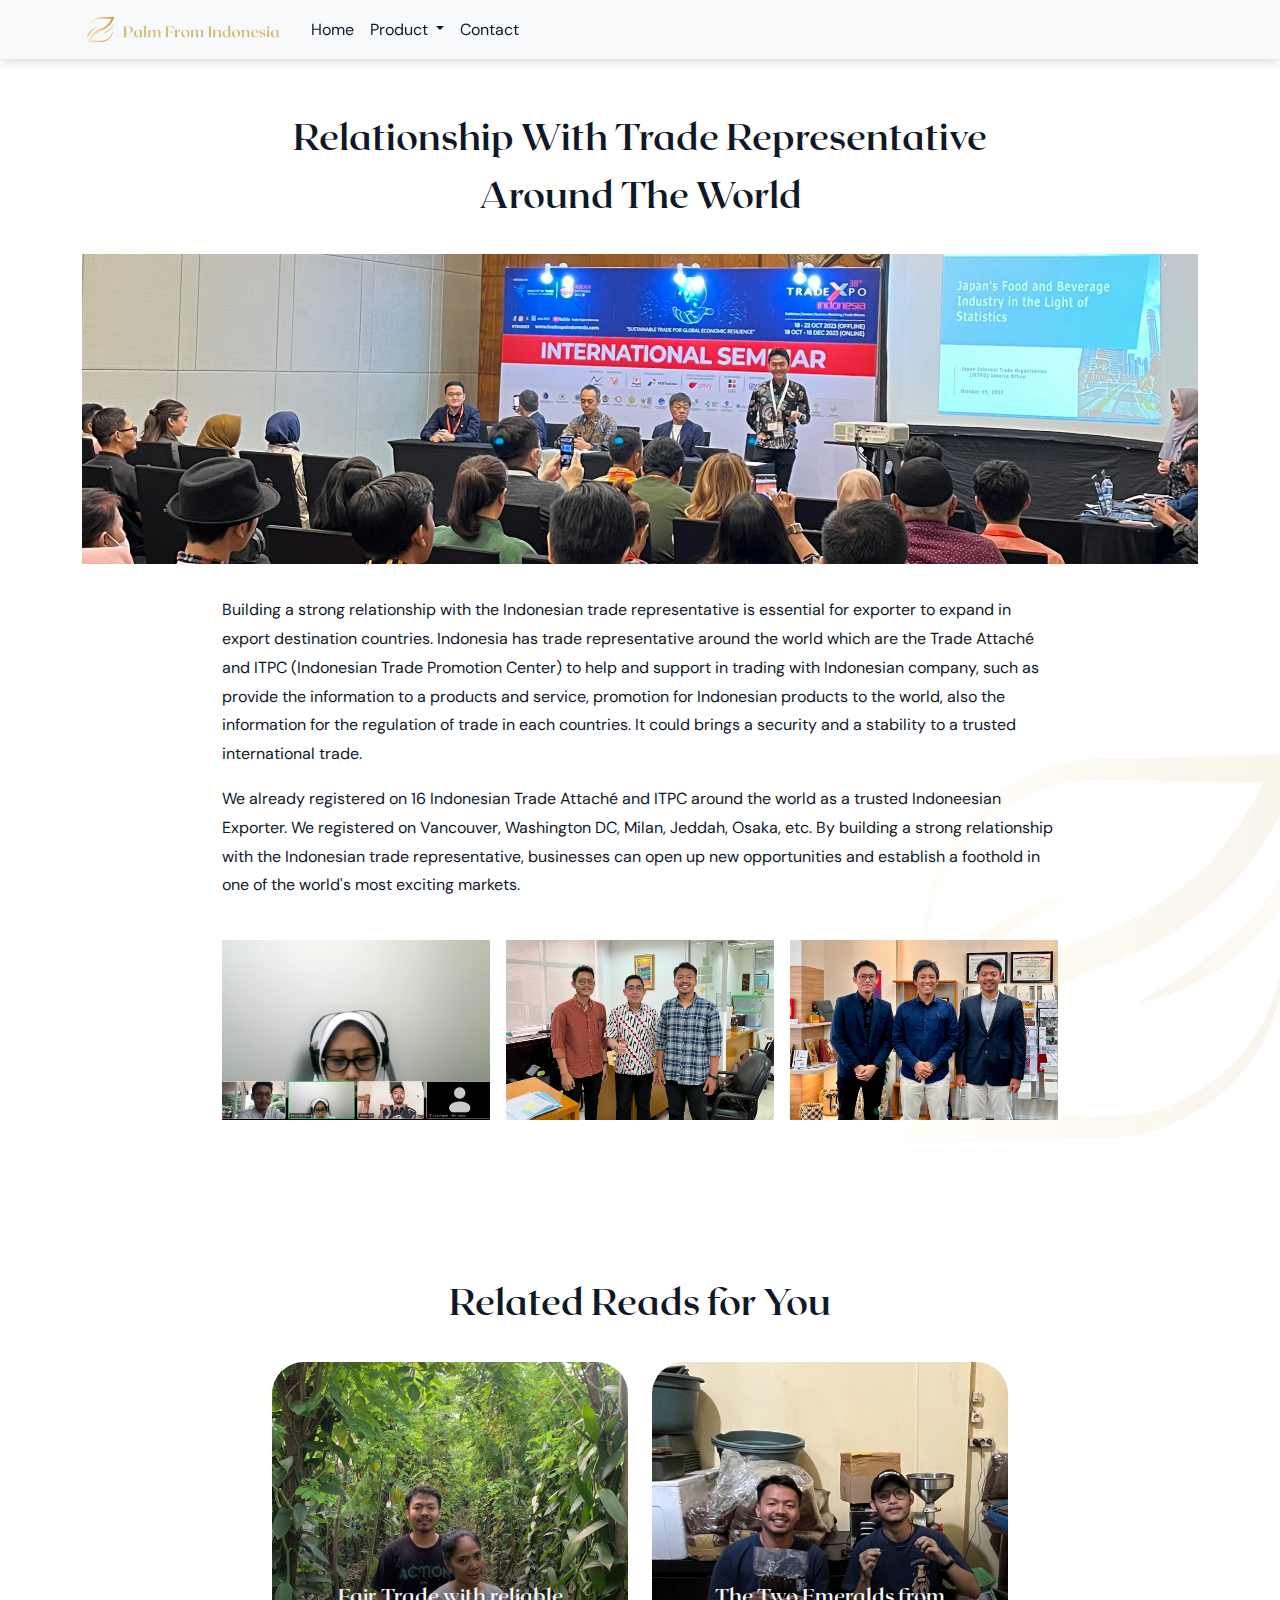
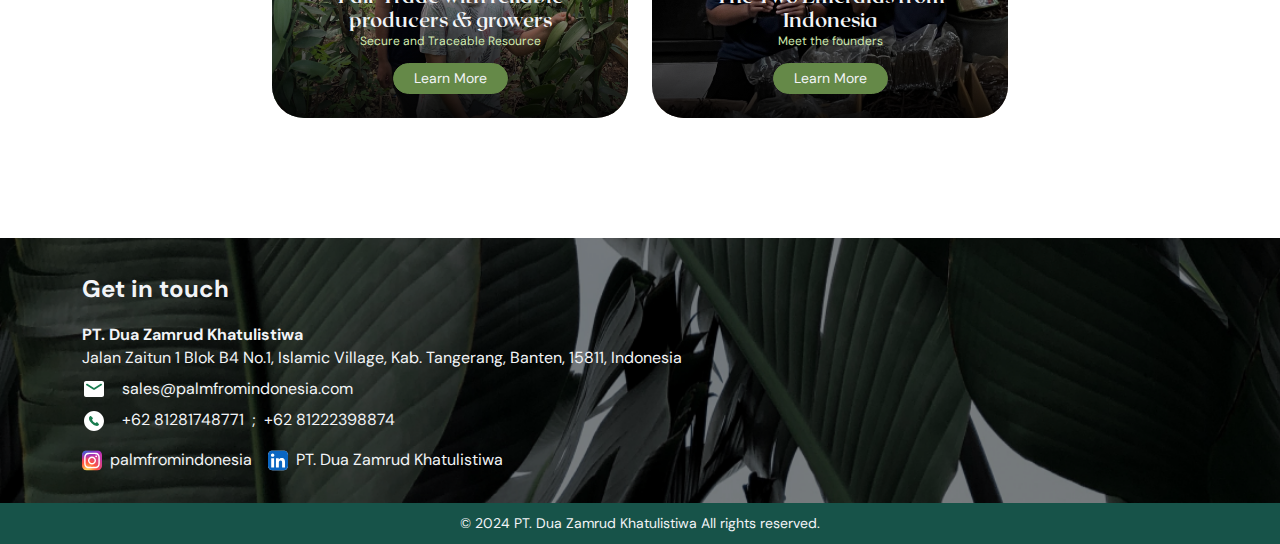
<file: palm/relationship-with-trade-representative-around-the-world.html>
<!DOCTYPE html>
<html lang="en">

<head>
  <meta charset="utf-8" />
  <meta name="viewport" content="width=device-width, initial-scale=1" />
  <title>Relationship With Trade Representative Around The World | Palm From Indonesia | Indonesian Agri-Product Supplier</title>
  <link rel="icon" type="image/x-icon" href="src/assets/images/logo/fav_logo.jpg">
  <link rel="stylesheet" href="src/css/main.min.css" />
  <link rel="stylesheet" href="src/css/custom.css" />
  <style>
    .img-back-logo {
      position: absolute;
      bottom: 0;
      right: 0;
      z-index: -1;
      opacity: .1;
      width: 400px
    }

    @media (max-width: 576px) {
    .img-back-logo {
      width: 350px
    }
  }
  </style>
</head>

<body>
  <!-- NAVBAR -->
  <nav class="navbar navbar-expand-lg sticky-top bg-body-tertiary">
    <div class="container">
      <a class="navbar-brand" href="index.html">
        <img src="src/assets/images/logo/navbar_logo.png" height="32px" alt="main-logo" />
      </a>
      <button class="navbar-toggler" type="button" data-bs-toggle="collapse" data-bs-target="#navbarNavAltMarkup"
        aria-controls="navbarNavAltMarkup" aria-expanded="false" aria-label="Toggle navigation">
        <span class="navbar-toggler-icon"></span>
      </button>
      <div class="collapse navbar-collapse" id="navbarNavAltMarkup">
        <ul class="navbar-nav me-auto mb-2 mb-lg-0 text-lg-center">
          <li class="nav-item">
            <a class="nav-link text-neutral-900" href="index.html">Home</a>
          </li>
          <li class="nav-item dropdown">
            <a class="nav-link text-neutral-900 dropdown-toggle" href="#" role="button" data-bs-toggle="dropdown" aria-expanded="false">
              Product
            </a>
            <ul class="dropdown-menu">
              <li><a class="dropdown-item" href="coconut-derivative.html">Coconut Derivative</a></li>
              <li><a class="dropdown-item" href="organic-palm-sugar.html">Organic Palm Sugar</a></li>
              <li><a class="dropdown-item" href="vanilla-beans.html">Vanilla Beans</a></li>
              <li><a class="dropdown-item" href="indonesian-spices.html">Indonesian Spices</a></li>
            </ul>
          </li>
          <li class="nav-item">
            <a class="nav-link text-neutral-900" href="contact.html">Contact</a>
          </li>
        </ul>
      </div>
    </div>
  </nav>

  <section class="position-relative mt-24 mt-lg-48 pb-32">
    <img src="./src/assets/images/article/article_background.jpg" class="img-back-logo" alt="article_background">
    <div class="container">
      <div class="text-neutral-900 d-flex flex-column align-items-center w-100">
        <div class="col-lg-8 text-heading-2 text-center">Relationship With Trade Representative Around The World</div>
        <div class="col-12 mt-24 mt-lg-32">
          <img src="./src/assets/images/article/article_2/atc2_banner_desktop.jpg" class="w-100 d-none d-lg-block" alt="atc1_banner_desktop">
          <img src="./src/assets/images/article/article_2/atc2_banner_mobile.jpg" class="w-100 d-block d-lg-none" alt="atc1_banner_desktop">
        </div>
        <div class="col-lg-9 text-body-1 mt-24 mt-lg-32">
          <div class="d-flex flex-column gap-10 gap-lg-16">
            <div>
              Building a strong relationship with the Indonesian trade representative is essential for exporter to expand in export destination countries. Indonesia has trade representative around the world which are the Trade Attaché and ITPC (Indonesian Trade Promotion Center) to help and support in trading with Indonesian company, such as provide the information to a products and service, promotion for Indonesian products to the world, also the information for the regulation of trade in each countries. It could brings a security and a stability to a trusted international trade.
            </div>
            <div>
              We already registered on 16 Indonesian Trade Attaché and ITPC around the world as a trusted Indoneesian Exporter. We registered on Vancouver, Washington DC, Milan, Jeddah, Osaka, etc. By building a strong relationship with the Indonesian trade representative, businesses can open up new opportunities and establish a foothold in one of the world's most exciting markets.
            </div>
          </div>
          <div class="row g-3 mt-24">
            <div class="col-6 col-lg-4">
              <img src="./src/assets/images/article/article_2/atc2_documentary_1.jpg" class="w-100" alt="atc2_documentary_1">
            </div>
            <div class="col-6 col-lg-4">
              <img src="./src/assets/images/article/article_2/atc2_documentary_2.jpg" class="w-100" alt="atc2_documentary_2">
            </div>
            <div class="col-6 col-lg-4">
              <img src="./src/assets/images/article/article_2/atc2_documentary_3.jpg" class="w-100" alt="atc2_documentary_3">
            </div>
          </div>
        </div>
      </div>
    </div>
  </section>
  <!-- ARTICLES -->
  <section id="articles" class="mt-64 mt-lg-120">
    <div class="container">
      <div class="text-heading-2 text-neutral-900 text-center">Related Reads for You</div>
      <div class="row mt-24 mt-lg-32 row-gap-3 row-gap-lg-0 justify-content-center">
        <div class="col-12 col-md-6 col-lg-4">
          <div class="position-relative rounded-5 overflow-hidden">
            <img src="./src/assets/images/article/article_1/atc1_card_cover.jpg" class="w-100 object-fit-cover d-none d-md-block" alt="atc1_card_cover_desktop">
            <img src="./src/assets/images/article/article_1/atc1_card_cover_mobile.jpg" class="w-100 object-fit-cover d-md-none d-block" alt="atc1_card_cover_mobile">
            <div class="position-absolute bottom-0 h-100 w-100">
              <div class="pfi-overlay"></div>
              <div class="position-absolute bottom-0 w-100 p-16 p-lg-24 text-center">
                <div class="text-heading-5 text-neutral-100">Fair Trade with reliable producers & growers</div>
                <div class="text-caption-3 text-primary-200 mt-1">Secure and Traceable Resource</div>
                <a href="fair-trade-with-reliable-producer-and-growers.html" class="btn btn-sm btn-primary-400 rounded-pill px-20 text-neutral-100 mt-16">Learn More</a>
              </div>
            </div>
          </div>
        </div>
        <div class="col-12 col-md-6 col-lg-4">
          <div class="position-relative rounded-5 overflow-hidden">
            <img src="./src/assets/images/article/article_3/atc3_card_cover.jpg" class="w-100 object-fit-cover d-none d-md-block" alt="atc1_card_cover_desktop">
            <img src="./src/assets/images/article/article_3/atc3_card_cover_mobile.jpg" class="w-100 object-fit-cover d-md-none d-block" alt="atc1_card_cover_mobile">
            <div class="position-absolute bottom-0 h-100 w-100">
              <div class="pfi-overlay"></div>
              <div class="position-absolute bottom-0 w-100 p-16 p-lg-24 text-center">
                <div class="text-heading-5 text-neutral-100">The Two Emeralds from Indonesia</div>
                <div class="text-caption-3 text-primary-200 mt-1">Meet the founders</div>
                <a href="the-two-emeralds-from-ndonesia.html" class="btn btn-sm btn-primary-400 rounded-pill px-20 text-neutral-100 mt-16">Learn More</a>
              </div>
            </div>
          </div>
        </div>
      </div>
    </div>
  </section>

  <!-- FOOTER -->
  <section id="footer" class="mt-64 mt-lg-120 text-neutral-100">
    <div class="footer-wrapper">
      <div class="container py-32">
        <div class="fw-bold text-subtitle-1">Get in touch</div>
        <div class="mt-8 mt-lg-16 text-body-3">
          <div class="fw-bold">PT. Dua Zamrud Khatulistiwa</div>
          <div class="fw-normal">Jalan Zaitun 1 Blok B4 No.1, Islamic Village, Kab. Tangerang, Banten, 15811, Indonesia</div>
        </div>
        <div class="mt-8 text-body-3">
          <div class="d-flex align-items-center gap-3">
            <img src="src/assets/icons/footer/mail.svg" alt="mail-icon" width="24px">
            <a href="mailto:sales@palmfromindonesia.com" class="text-decoration-none text-neutral-100">
              sales@palmfromindonesia.com
            </a>
          </div>
          <div class="d-flex align-items-start gap-3 mt-8">
            <img src="src/assets/icons/footer/phone.svg" alt="phone-icon" width="24px">
            <div class="d-flex gap-2">
              <div>
                <a href="tel:+6281281748771" class="text-decoration-none text-neutral-100">+62 81281748771</a>
              </div>
              <div>;</div>
              <div>
                <a href="tel:+6281222398874" class="text-decoration-none text-neutral-100">+62 81222398874</a>
              </div>
            </div>
          </div>
          <div class="d-flex flex-wrap flex-column flex-lg-row gap-3 mt-16">
            <div class="">
              <a href="https://www.instagram.com/palmfromindonesia?igsh=MW9kNzg0NzV2MGthNA%3D%3D" target="_blank" class="text-neutral-100 text-decoration-none d-flex gap-2 align-items-center">
                <img src="src/assets/icons/footer/instagram.svg" alt="instagram-icon">
                palmfromindonesia
              </a>
            </div>
            <div class="">
              <a href="https://www.linkedin.com/company/pt-dua-zamrud-khatulistiwa/" target="_blank" class="text-neutral-100 text-decoration-none d-flex gap-2 align-items-center">
                <img src="src/assets/icons/footer/linkedin.svg" alt="linkedin-icon">
                PT. Dua Zamrud Khatulistiwa
              </a>
            </div>
          </div>
        </div>
      </div>
    </div>
    <div class="bg-teal-500 py-10 d-flex justify-content-center">
      <div class="text-caption-2 text-center">© 2024 PT. Dua Zamrud Khatulistiwa All rights reserved.</div>
    </div>
  </section>

  <script src="src/js/bootstrap.bundle.min.js"></script>
</body>

</html>
</file>
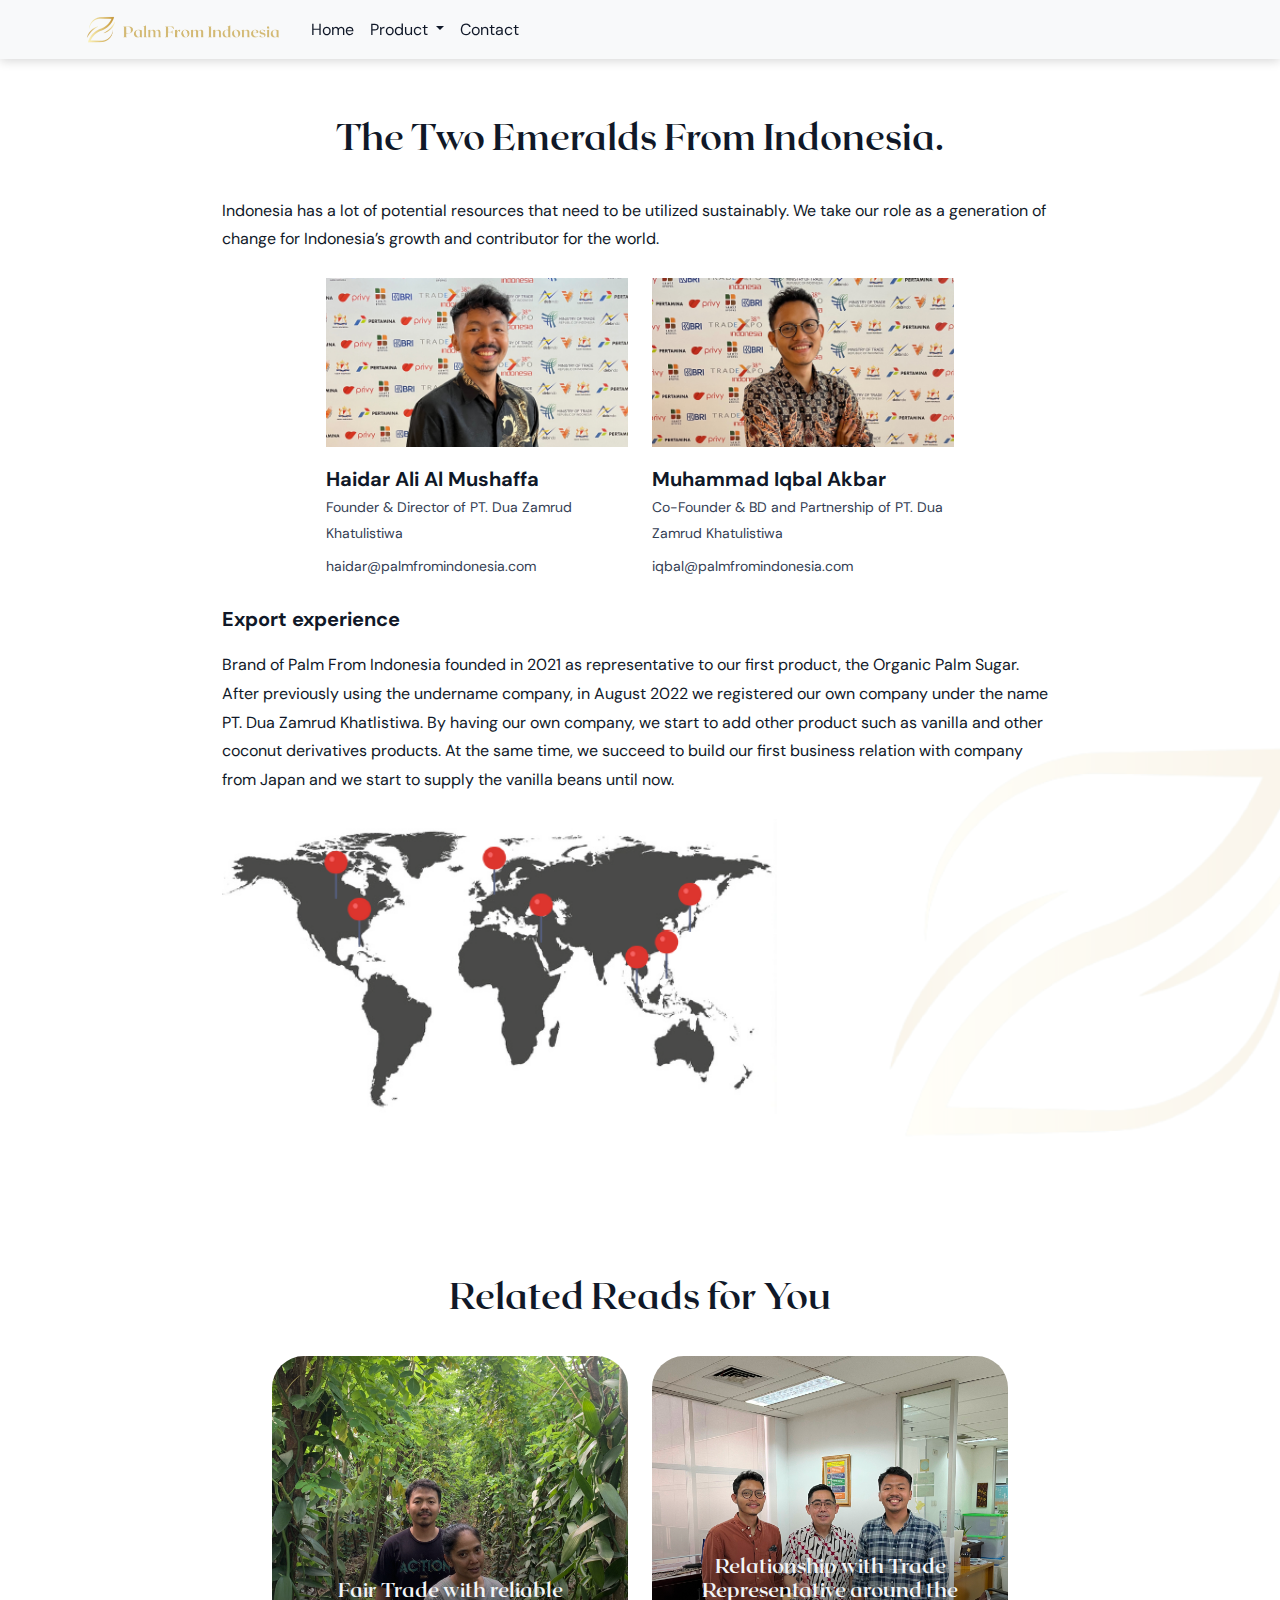
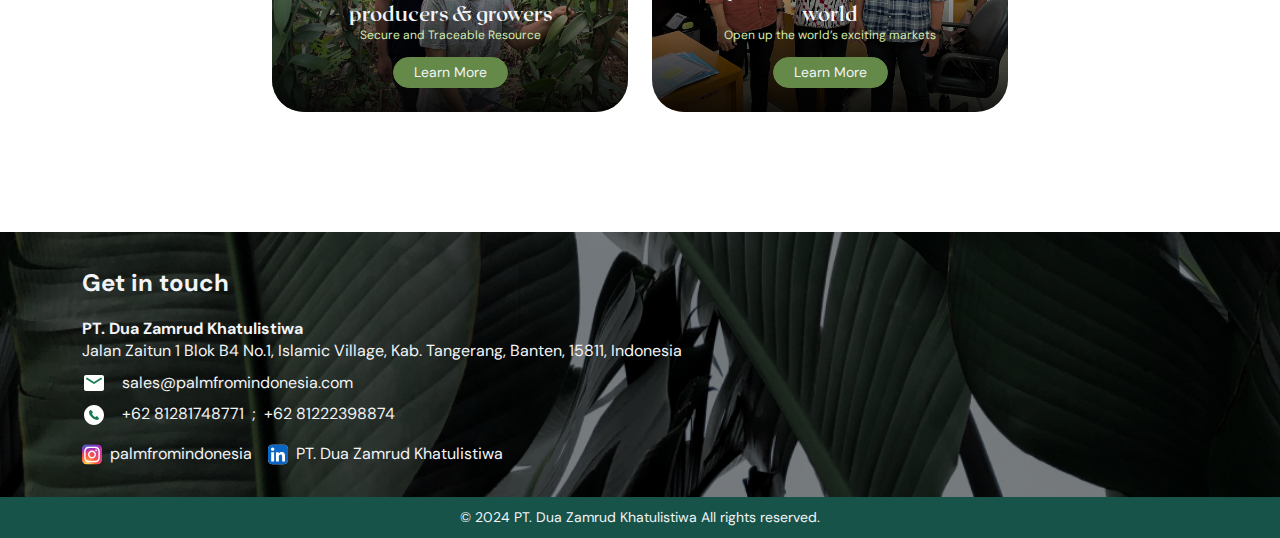
<file: palm/the-two-emeralds-from-ndonesia.html>
<!DOCTYPE html>
<html lang="en">

<head>
  <meta charset="utf-8" />
  <meta name="viewport" content="width=device-width, initial-scale=1" />
  <title>The Two Emeralds From Indonesia | Palm From Indonesia</title>
  <link rel="icon" type="image/x-icon" href="src/assets/images/logo/fav_logo.jpg">
  <link rel="stylesheet" href="src/css/main.min.css" />
  <link rel="stylesheet" href="src/css/custom.css" />
  <style>
    .img-back-logo {
      position: absolute;
      bottom: 0;
      right: 0;
      z-index: -1;
      opacity: .1;
      width: 400px
    }

    @media (max-width: 576px) {
    .img-back-logo {
      width: 350px
    }
  }
  </style>
</head>

<body>
  <!-- NAVBAR -->
  <nav class="navbar navbar-expand-lg sticky-top bg-body-tertiary">
    <div class="container">
      <a class="navbar-brand" href="index.html">
        <img src="src/assets/images/logo/navbar_logo.png" height="32px" alt="main-logo" />
      </a>
      <button class="navbar-toggler" type="button" data-bs-toggle="collapse" data-bs-target="#navbarNavAltMarkup"
        aria-controls="navbarNavAltMarkup" aria-expanded="false" aria-label="Toggle navigation">
        <span class="navbar-toggler-icon"></span>
      </button>
      <div class="collapse navbar-collapse" id="navbarNavAltMarkup">
        <ul class="navbar-nav me-auto mb-2 mb-lg-0 text-lg-center">
          <li class="nav-item">
            <a class="nav-link text-neutral-900" href="index.html">Home</a>
          </li>
          <li class="nav-item dropdown">
            <a class="nav-link text-neutral-900 dropdown-toggle" href="#" role="button" data-bs-toggle="dropdown" aria-expanded="false">
              Product
            </a>
            <ul class="dropdown-menu">
              <li><a class="dropdown-item" href="coconut-derivative.html">Coconut Derivative</a></li>
              <li><a class="dropdown-item" href="organic-palm-sugar.html">Organic Palm Sugar</a></li>
              <li><a class="dropdown-item" href="vanilla-beans.html">Vanilla Beans</a></li>
              <li><a class="dropdown-item" href="indonesian-spices.html">Indonesian Spices</a></li>
            </ul>
          </li>
          <li class="nav-item">
            <a class="nav-link text-neutral-900" href="contact.html">Contact</a>
          </li>
        </ul>
      </div>
    </div>
  </nav>

  <section class="position-relative mt-24 mt-lg-48 pb-32">
    <img src="./src/assets/images/article/article_background.jpg" class="img-back-logo" alt="article_background">
    <div class="container">
      <div class="text-neutral-900">
        <div class="d-flex flex-column align-items-center w-100">
          <div class="col-lg-8 text-heading-2 text-center">The Two Emeralds From Indonesia.</div>
          <div class="col-lg-9 mt-24 mt-lg-32">
            <div class="text-body-1">
              Indonesia has a lot of potential resources that need to be utilized sustainably. We take our role as a generation of change for Indonesia’s growth and contributor for the world.
            </div>
            <div class="d-flex justify-content-center w-100 mt-24">
              <div class="col-10 col-lg-9">
                <div class="row row-gap-4">
                  <div class="col-lg-6">
                    <img src="./src/assets/images/article/article_3/atc3_founder1.jpg" class="w-100" alt="atc3_founder1">
                    <div class="mt-10 mt-lg-16 text-subtitle-2">Haidar Ali Al Mushaffa</div>
                    <div class="text-caption-1 text-neutral-700">
                      <div>Founder & Director of PT. Dua Zamrud Khatulistiwa</div>
                      <div class="mt-6 mt-lg-8">haidar@palmfromindonesia.com</div>
                    </div>
                  </div>
                  <div class="col-lg-6">
                    <img src="./src/assets/images/article/article_3/atc3_founder2.jpg" class="w-100" alt="atc3_founder1">
                    <div class="mt-10 mt-lg-16 text-subtitle-2">Muhammad Iqbal Akbar</div>
                    <div class="text-caption-1 text-neutral-700">
                      <div>Co-Founder & BD and Partnership of PT. Dua Zamrud Khatulistiwa</div>
                      <div class="mt-6 mt-lg-8">iqbal@palmfromindonesia.com</div>
                    </div>
                  </div>
                </div>
              </div>
            </div>
            <div class="mt-24">
              <div class="text-subtitle-2">Export experience</div>
              <div class="text-body-1 mt-8 mt-lg-16">
                Brand of Palm From Indonesia founded in 2021 as representative to our first product, the Organic Palm Sugar. After previously using the undername company, in August 2022 we registered our own company under the name PT. Dua Zamrud Khatlistiwa. By having our own company, we start to add other product such as vanilla and other coconut derivatives products. At the same time, we succeed to build our first business relation with company from Japan and we start to supply the vanilla beans until now.
              </div>
              <div class="col-lg-8 mt-16 mt-lg-24">
                <img src="./src/assets/images/article/article_3/atc3_maps.png" class="w-100" alt="atc3_maps.jpg">
              </div>
            </div>
          </div>
        </div>
      </div>
    </div>
  </section>
  <!-- ARTICLES -->
  <section id="articles" class="mt-64 mt-lg-120">
    <div class="container">
      <div class="text-heading-2 text-neutral-900 text-center">Related Reads for You</div>
      <div class="row mt-24 mt-lg-32 row-gap-3 row-gap-lg-0 justify-content-center">
        <div class="col-12 col-md-6 col-lg-4">
          <div class="position-relative rounded-5 overflow-hidden">
            <img src="./src/assets/images/article/article_1/atc1_card_cover.jpg" class="w-100 object-fit-cover d-none d-md-block" alt="atc1_card_cover_desktop">
            <img src="./src/assets/images/article/article_1/atc1_card_cover_mobile.jpg" class="w-100 object-fit-cover d-md-none d-block" alt="atc1_card_cover_mobile">
            <div class="position-absolute bottom-0 h-100 w-100">
              <div class="pfi-overlay"></div>
              <div class="position-absolute bottom-0 w-100 p-16 p-lg-24 text-center">
                <div class="text-heading-5 text-neutral-100">Fair Trade with reliable producers & growers</div>
                <div class="text-caption-3 text-primary-200 mt-1">Secure and Traceable Resource</div>
                <a href="fair-trade-with-reliable-producer-and-growers.html" class="btn btn-sm btn-primary-400 rounded-pill px-20 text-neutral-100 mt-16">Learn More</a>
              </div>
            </div>
          </div>
        </div>
        <div class="col-12 col-md-6 col-lg-4">
          <div class="position-relative rounded-5 overflow-hidden">
            <img src="./src/assets/images/article/article_2/atc2_card_cover.jpg" class="w-100 object-fit-cover d-none d-md-block" alt="atc1_card_cover_desktop">
            <img src="./src/assets/images/article/article_2/atc2_card_cover_mobile.jpg" class="w-100 object-fit-cover d-md-none d-block" alt="atc1_card_cover_mobile">
            <div class="position-absolute bottom-0 h-100 w-100">
              <div class="pfi-overlay"></div>
              <div class="position-absolute bottom-0 w-100 p-16 p-lg-24 text-center">
                <div class="text-heading-5 text-neutral-100">Relationship with Trade Representative around the world</div>
                <div class="text-caption-3 text-primary-200 mt-1">Open up the world’s exciting markets</div>
                <a href="relationship-with-trade-representative-around-the-world.html" class="btn btn-sm btn-primary-400 rounded-pill px-20 text-neutral-100 mt-16">Learn More</a>
              </div>
            </div>
          </div>
        </div>
      </div>
    </div>
  </section>

  <!-- FOOTER -->
  <section id="footer" class="mt-64 mt-lg-120 text-neutral-100">
    <div class="footer-wrapper">
      <div class="container py-32">
        <div class="fw-bold text-subtitle-1">Get in touch</div>
        <div class="mt-8 mt-lg-16 text-body-3">
          <div class="fw-bold">PT. Dua Zamrud Khatulistiwa</div>
          <div class="fw-normal">Jalan Zaitun 1 Blok B4 No.1, Islamic Village, Kab. Tangerang, Banten, 15811, Indonesia</div>
        </div>
        <div class="mt-8 text-body-3">
          <div class="d-flex align-items-center gap-3">
            <img src="src/assets/icons/footer/mail.svg" alt="mail-icon" width="24px">
            <a href="mailto:sales@palmfromindonesia.com" class="text-decoration-none text-neutral-100">
              sales@palmfromindonesia.com
            </a>
          </div>
          <div class="d-flex align-items-start gap-3 mt-8">
            <img src="src/assets/icons/footer/phone.svg" alt="phone-icon" width="24px">
            <div class="d-flex gap-2">
              <div>
                <a href="tel:+6281281748771" class="text-decoration-none text-neutral-100">+62 81281748771</a>
              </div>
              <div>;</div>
              <div>
                <a href="tel:+6281222398874" class="text-decoration-none text-neutral-100">+62 81222398874</a>
              </div>
            </div>
          </div>
          <div class="d-flex flex-wrap flex-column flex-lg-row gap-3 mt-16">
            <div class="">
              <a href="https://www.instagram.com/palmfromindonesia?igsh=MW9kNzg0NzV2MGthNA%3D%3D" target="_blank" class="text-neutral-100 text-decoration-none d-flex gap-2 align-items-center">
                <img src="src/assets/icons/footer/instagram.svg" alt="instagram-icon">
                palmfromindonesia
              </a>
            </div>
            <div class="">
              <a href="https://www.linkedin.com/company/pt-dua-zamrud-khatulistiwa/" target="_blank" class="text-neutral-100 text-decoration-none d-flex gap-2 align-items-center">
                <img src="src/assets/icons/footer/linkedin.svg" alt="linkedin-icon">
                PT. Dua Zamrud Khatulistiwa
              </a>
            </div>
          </div>
        </div>
      </div>
    </div>
    <div class="bg-teal-500 py-10 d-flex justify-content-center">
      <div class="text-caption-2 text-center">© 2024 PT. Dua Zamrud Khatulistiwa All rights reserved.</div>
    </div>
  </section>

  <script src="src/js/bootstrap.bundle.min.js"></script>
</body>

</html>
</file>
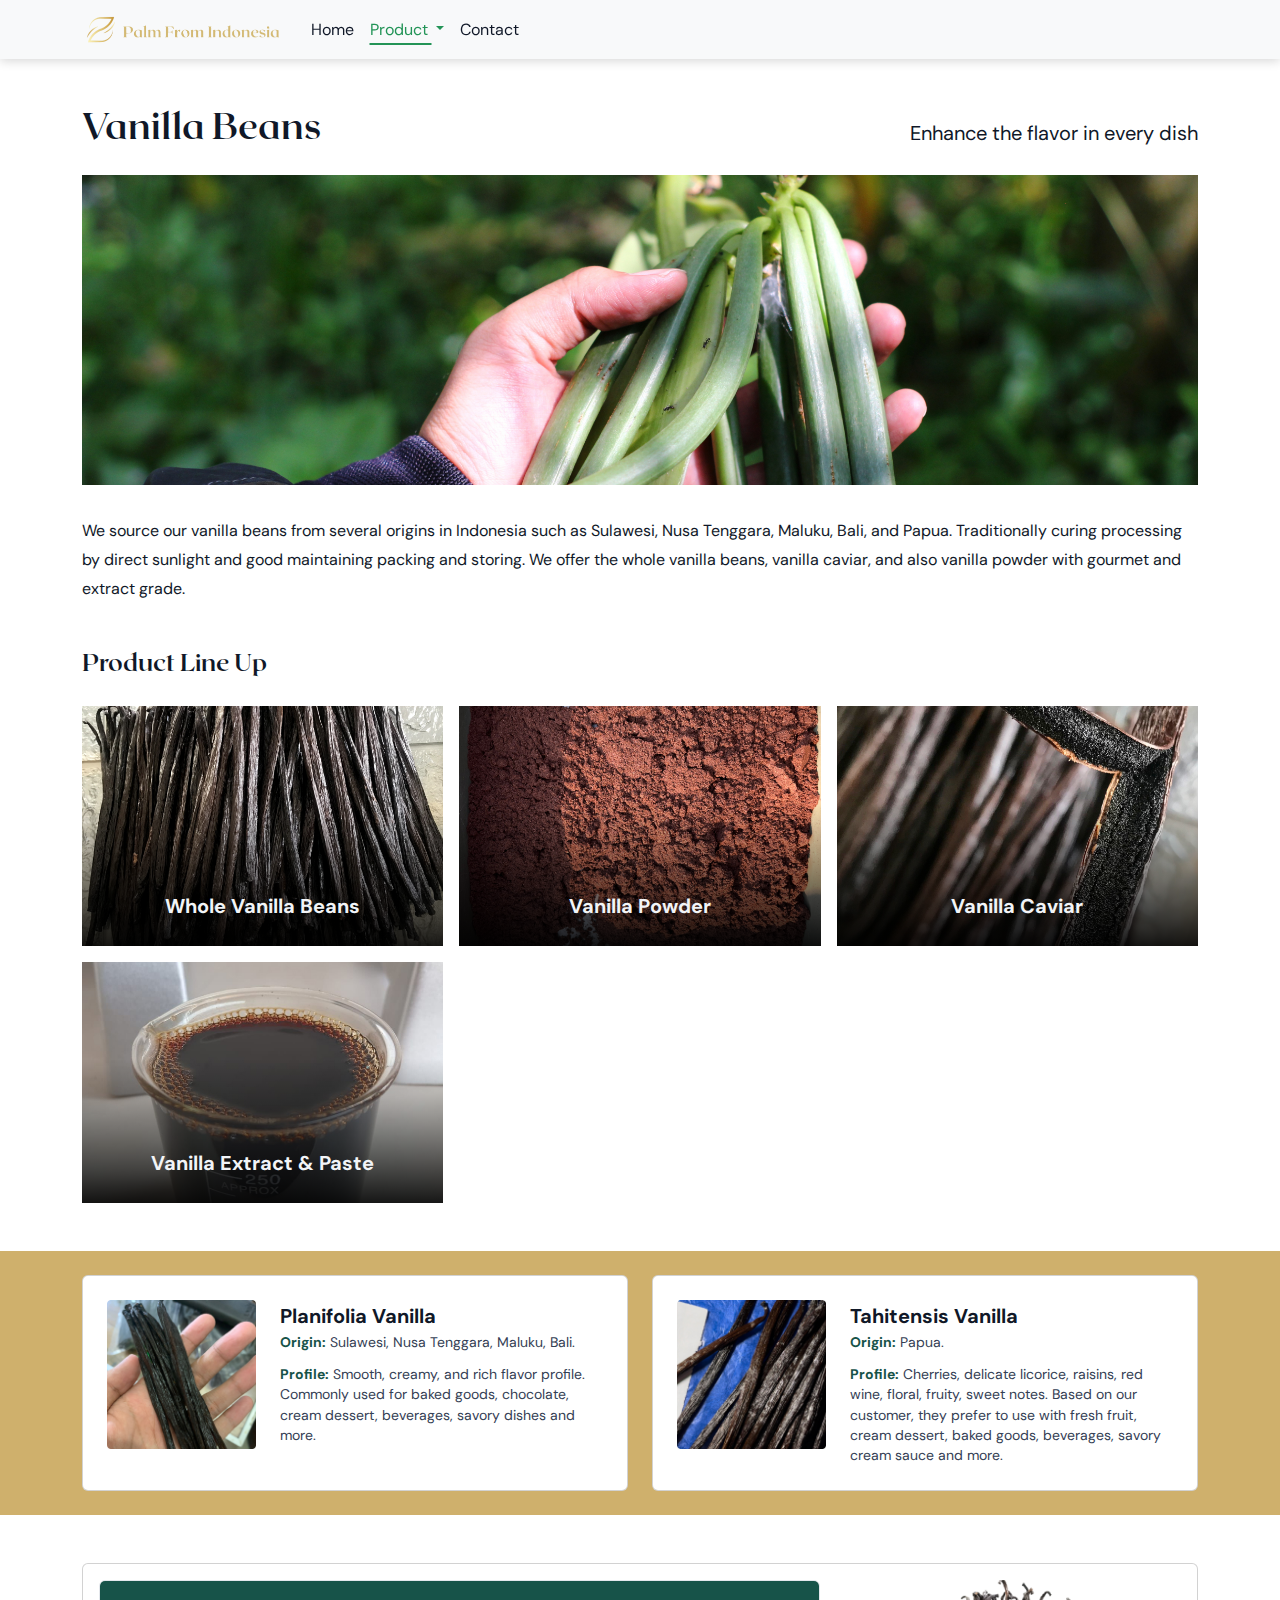
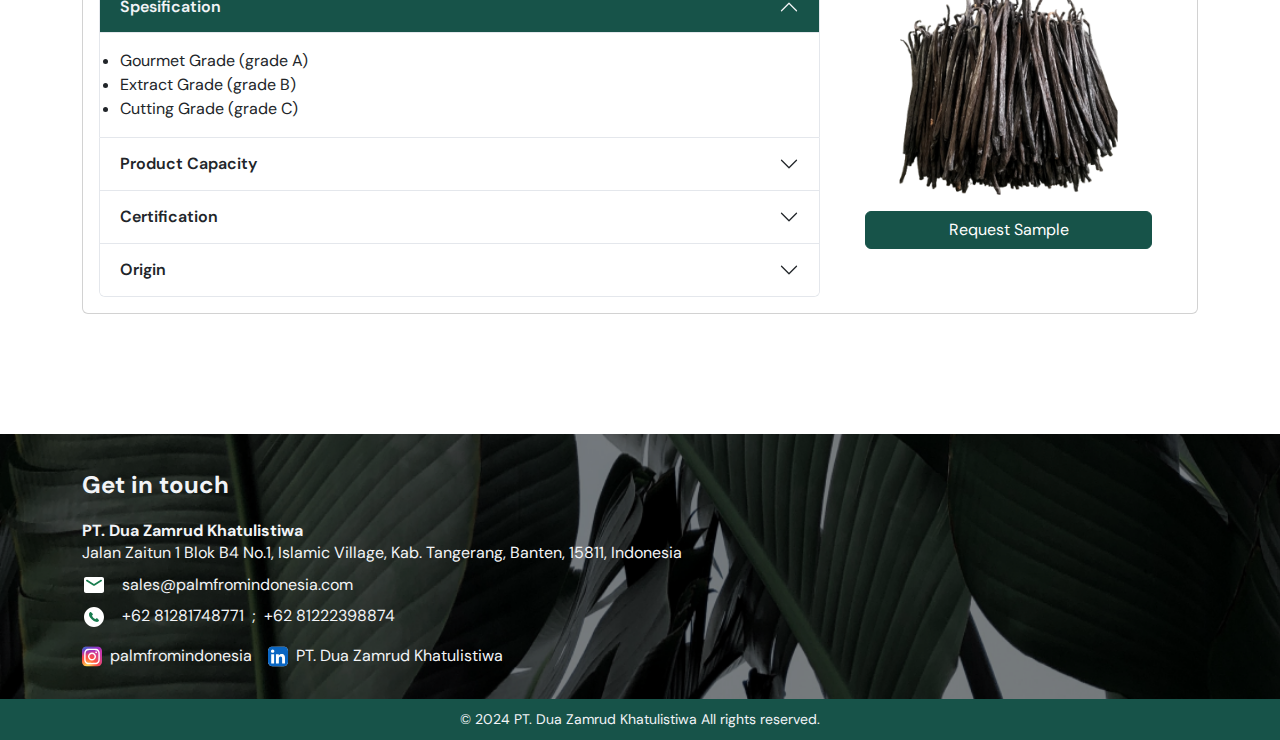
<file: palm/vanilla-beans.html>
<!DOCTYPE html>
<html lang="en">

<head>
  <meta charset="utf-8" />
  <meta name="viewport" content="width=device-width, initial-scale=1" />
  <title>Vanilla Beans | Palm From Indonesia | Indonesian Agri-Product Supplier</title>
  <link rel="icon" type="image/x-icon" href="src/assets/images/logo/fav_logo.jpg">
  <link rel="stylesheet" href="src/css/main.min.css" />
  <link rel="stylesheet" href="src/css/custom.css" />
</head>

<body>
  <!-- NAVBAR -->
  <nav class="navbar navbar-expand-lg sticky-top bg-body-tertiary">
    <div class="container">
      <a class="navbar-brand" href="index.html">
        <img src="src/assets/images/logo/navbar_logo.png" height="32px" alt="main-logo" />
      </a>
      <button class="navbar-toggler" type="button" data-bs-toggle="collapse" data-bs-target="#navbarNavAltMarkup"
        aria-controls="navbarNavAltMarkup" aria-expanded="false" aria-label="Toggle navigation">
        <span class="navbar-toggler-icon"></span>
      </button>
      <div class="collapse navbar-collapse" id="navbarNavAltMarkup">
        <ul class="navbar-nav me-auto mb-2 mb-lg-0 text-lg-center">
          <li class="nav-item">
            <a class="nav-link text-neutral-900" href="index.html">Home</a>
          </li>
          <li class="nav-item dropdown">
            <a class="nav-link text-neutral-900 dropdown-toggle pfi-nav-active" href="#" role="button" data-bs-toggle="dropdown" aria-expanded="false">
              Product
            </a>
            <ul class="dropdown-menu">
              <li><a class="dropdown-item" href="coconut-derivative.html">Coconut Derivative</a></li>
              <li><a class="dropdown-item" href="organic-palm-sugar.html">Organic Palm Sugar</a></li>
              <li><a class="dropdown-item" href="#">Vanilla Beans</a></li>
              <li><a class="dropdown-item" href="indonesian-spices.html">Indonesian Spices</a></li>
            </ul>
          </li>
          <li class="nav-item">
            <a class="nav-link text-neutral-900" href="contact.html">Contact</a>
          </li>
        </ul>
      </div>
    </div>
  </nav>

  <div class="container mt-24 mt-lg-48">
    <section id="banner" class="text-neutral-900">
      <div class="row align-items-end row-gap-3">
        <div class="col-lg-6 text-center text-lg-start text-heading-2" style="line-height: 100%;">Vanilla Beans</div>
        <div class="col-lg-6 text-center text-lg-end text-subtitle-2 fw-normal" style="line-height: 100%;">Enhance the flavor in every dish</div>
      </div>
      <div class="mt-24 mt-lg-32">
        <img src="./src/assets/images/products/product_3/pdc3_banner_desktop.jpg" class="w-100 d-none d-md-block" alt="pdc1_banner_desktop">
        <img src="./src/assets/images/products/product_3/pdc3_banner_mobile.jpg" class="w-100 d-block d-md-none" alt="pdc1_banner_mobile">
      </div>
      <div class="text-body-1 mt-24 mt-lg-32">We source our vanilla beans from several origins in Indonesia such as Sulawesi, Nusa Tenggara, Maluku, Bali, and Papua. Traditionally curing processing by direct sunlight and good maintaining packing and storing. We offer the whole vanilla beans, vanilla caviar, and also vanilla powder with gourmet and extract grade.</div>
    </section>

    <section id="line-up" class="mt-24 mt-lg-40">
      <div class="text-heading-4 text-neutral-900">Product Line Up</div>
      <div class="row g-3 text-neutral-100 text-center mt-1 mt-lg-2">
        <div class="col-md-6 col-lg-4">
          <div class="position-relative">
            <img src="./src/assets/images/products/product_3/pdc3_lineup1.jpg" class="w-100" alt="pdc3_lineup1">
            <div class="position-absolute bottom-0 h-100 w-100">
              <div class="pfi-overlay"></div>
              <div class="position-absolute bottom-0 w-100 p-16 p-lg-24 text-subtitle-2">Whole Vanilla Beans</div>
            </div>
          </div>
        </div>
        <div class="col-md-6 col-lg-4">
          <div class="position-relative">
            <img src="./src/assets/images/products/product_3/pdc3_lineup2.jpg" class="w-100" alt="pdc3_lineup2">
            <div class="position-absolute bottom-0 h-100 w-100">
              <div class="pfi-overlay"></div>
              <div class="position-absolute bottom-0 w-100 p-16 p-lg-24 text-subtitle-2">Vanilla Powder</div>
            </div>
          </div>
        </div>
        <div class="col-md-6 col-lg-4">
          <div class="position-relative">
            <img src="./src/assets/images/products/product_3/pdc3_lineup3.jpg" class="w-100" alt="pdc3_lineup3">
            <div class="position-absolute bottom-0 h-100 w-100">
              <div class="pfi-overlay"></div>
              <div class="position-absolute bottom-0 w-100 p-16 p-lg-24 text-subtitle-2">Vanilla Caviar</div>
            </div>
          </div>
        </div>
        <div class="col-md-6 col-lg-4">
          <div class="position-relative">
            <img src="./src/assets/images/products/product_3/pdc3_lineup4.jpg" class="w-100" alt="pdc3_lineup4">
            <div class="position-absolute bottom-0 h-100 w-100">
              <div class="pfi-overlay"></div>
              <div class="position-absolute bottom-0 w-100 p-16 p-lg-24 text-subtitle-2">Vanilla Extract & Paste</div>
            </div>
          </div>
        </div>
      </div>
    </section>
  </div>

  <section class="mt-24 mt-lg-48 py-16 py-lg-24 bg-gold-500">
    <div class="container">
      <div class="row row-gap-3">
        <div class="col-md-6">
          <div class="card h-100">
            <div class="card-body p-24">
              <div class="row row-gap-16">
                <div class="col-12 col-lg-4">
                  <img src="./src/assets/images/products/product_3/pdc3_type1_desktop.jpg" class="w-100 d-none d-lg-block" alt="pdc3_type1_desktop">
                  <img src="./src/assets/images/products/product_3/pdc3_type1_mobile.jpg" class="w-100 d-block d-lg-none" alt="pdc3_type1_mobile">
                </div>
                <div class="col-12 col-lg">
                  <div class="text-subtitle-2 text-neutral-900">Planifolia Vanilla</div>
                  <div class="text-caption-2 text-neutral-700">
                    <div><span class="fw-bold text-teal-500">Origin:</span> Sulawesi, Nusa Tenggara, Maluku, Bali.</div>
                    <div class="mt-12"><span class="fw-bold text-teal-500">Profile:</span> Smooth, creamy, and rich flavor profile. Commonly used for baked goods, chocolate, cream dessert, beverages, savory dishes and more.</div>
                  </div>
                </div>
              </div>
            </div>
          </div>
        </div>
        <div class="col-md-6">
          <div class="card">
            <div class="card-body p-24">
              <div class="row row-gap-16">
                <div class="col-12 col-lg-4">
                  <img src="./src/assets/images/products/product_3/pdc3_type2_desktop.jpg" class="w-100 d-none d-lg-block" alt="pdc3_type2_desktop">
                  <img src="./src/assets/images/products/product_3/pdc3_type2_mobile.jpg" class="w-100 d-block d-lg-none" alt="pdc3_type2_mobile">
                </div>
                <div class="col-12 col-lg">
                  <div class="text-subtitle-2 text-neutral-900">Tahitensis Vanilla</div>
                  <div class="text-caption-2 text-neutral-700">
                    <div><span class="fw-bold text-teal-500">Origin:</span> Papua.</div>
                    <div class="mt-12"><span class="fw-bold text-teal-500">Profile:</span> Cherries, delicate licorice, raisins, red wine, floral, fruity, sweet notes. Based on our customer, they prefer to use with fresh fruit, cream dessert, baked goods, beverages, savory cream sauce and more.</div>
                  </div>
                </div>
              </div>
            </div>
          </div>
        </div>
      </div>
    </div>
  </section>

  <section id="spesification" class="container mt-24 mt-lg-48">
    <div class="card">
      <div class="card-body">
        <div class="d-flex flex-column-reverse flex-lg-row gap-3">
          <div class="col-12 col-lg-8">
            <div class="accordion" id="accordionPanelsStayOpenExample">
              <div class="accordion-item">
                <h2 class="accordion-header">
                  <button class="accordion-button fw-semibold" type="button" data-bs-toggle="collapse" data-bs-target="#panelsStayOpen-collapseOne" aria-expanded="true" aria-controls="panelsStayOpen-collapseOne">
                    Spesification
                  </button>
                </h2>
                <div id="panelsStayOpen-collapseOne" class="accordion-collapse collapse show">
                  <div class="accordion-body">
                    <li>Gourmet Grade (grade A)</li>
                    <li>Extract Grade (grade B)</li>
                    <li>Cutting Grade (grade C)</li>
                  </div>
                </div>
              </div>
              <div class="accordion-item">
                <h2 class="accordion-header">
                  <button class="accordion-button fw-semibold collapsed" type="button" data-bs-toggle="collapse" data-bs-target="#panelsStayOpen-collapseTwo" aria-expanded="false" aria-controls="panelsStayOpen-collapseTwo">
                    Product Capacity
                  </button>
                </h2>
                <div id="panelsStayOpen-collapseTwo" class="accordion-collapse collapse">
                  <div class="accordion-body">
                    <li>800-1500 Kg/month</li>
                  </div>
                </div>
              </div>
              <div class="accordion-item">
                <h2 class="accordion-header">
                  <button class="accordion-button fw-semibold collapsed" type="button" data-bs-toggle="collapse" data-bs-target="#panelsStayOpen-collapseThree" aria-expanded="false" aria-controls="panelsStayOpen-collapseThree">
                    Certification
                  </button>
                </h2>
                <div id="panelsStayOpen-collapseThree" class="accordion-collapse collapse">
                  <div class="accordion-body">
                    <li>Phytosanitary</li>
                    <li>Halal</li>
                  </div>
                </div>
              </div>
              <div class="accordion-item">
                <h2 class="accordion-header">
                  <button class="accordion-button fw-semibold collapsed" type="button" data-bs-toggle="collapse" data-bs-target="#panelsStayOpen-collapseFour" aria-expanded="false" aria-controls="panelsStayOpen-collapseFour">
                    Origin
                  </button>
                </h2>
                <div id="panelsStayOpen-collapseFour" class="accordion-collapse collapse">
                  <div class="accordion-body">
                    <li>Sulawesi</li>
                    <li>Nusa Tenggara</li>
                    <li>Maluku</li>
                    <li>Papua</li>
                  </div>
                </div>
              </div>
            </div>
          </div>
          <div class="col">
            <div class="col-6 col-lg-10 mx-auto text-center">
              <img src="./src/assets/images/products/product_3/pdc3_request.png" class="w-100" alt="pdc3_request">
              <a href="mailto:sales@palmfromindonesia.com" class="btn btn-teal-500 w-100 mt-16">Request Sample</a>
            </div>
          </div>
        </div>
      </div>
    </div>
  </section>

  <!-- FOOTER -->
  <section id="footer" class="mt-64 mt-lg-120 text-neutral-100">
    <div class="footer-wrapper">
      <div class="container py-32">
        <div class="fw-bold text-subtitle-1">Get in touch</div>
        <div class="mt-8 mt-lg-16 text-body-3">
          <div class="fw-bold">PT. Dua Zamrud Khatulistiwa</div>
          <div class="fw-normal">Jalan Zaitun 1 Blok B4 No.1, Islamic Village, Kab. Tangerang, Banten, 15811, Indonesia</div>
        </div>
        <div class="mt-8 text-body-3">
          <div class="d-flex align-items-center gap-3">
            <img src="src/assets/icons/footer/mail.svg" alt="mail-icon" width="24px">
            <a href="mailto:sales@palmfromindonesia.com" class="text-decoration-none text-neutral-100">
              sales@palmfromindonesia.com
            </a>
          </div>
          <div class="d-flex align-items-start gap-3 mt-8">
            <img src="src/assets/icons/footer/phone.svg" alt="phone-icon" width="24px">
            <div class="d-flex gap-2">
              <div>
                <a href="tel:+6281281748771" class="text-decoration-none text-neutral-100">+62 81281748771</a>
              </div>
              <div>;</div>
              <div>
                <a href="tel:+6281222398874" class="text-decoration-none text-neutral-100">+62 81222398874</a>
              </div>
            </div>
          </div>
          <div class="d-flex flex-wrap flex-column flex-lg-row gap-3 mt-16">
            <div class="">
              <a href="https://www.instagram.com/palmfromindonesia?igsh=MW9kNzg0NzV2MGthNA%3D%3D" target="_blank" class="text-neutral-100 text-decoration-none d-flex gap-2 align-items-center">
                <img src="src/assets/icons/footer/instagram.svg" alt="instagram-icon">
                palmfromindonesia
              </a>
            </div>
            <div class="">
              <a href="https://www.linkedin.com/company/pt-dua-zamrud-khatulistiwa/" target="_blank" class="text-neutral-100 text-decoration-none d-flex gap-2 align-items-center">
                <img src="src/assets/icons/footer/linkedin.svg" alt="linkedin-icon">
                PT. Dua Zamrud Khatulistiwa
              </a>
            </div>
          </div>
        </div>
      </div>
    </div>
    <div class="bg-teal-500 py-10 d-flex justify-content-center">
      <div class="text-caption-2 text-center">© 2024 PT. Dua Zamrud Khatulistiwa All rights reserved.</div>
    </div>
  </section>

  <script src="src/js/bootstrap.bundle.min.js"></script>
</body>

</html>
</file>
<file: palm/src/css/custom.css>
html {
  scroll-behavior: smooth;
}

.text-heading-1,
.text-heading-2,
.text-heading-3,
.text-heading-4,
.text-heading-5 {
  font-family: "RoxBoroughBold";
}

.text-heading-1 {
  font-size: 54px;
  line-height: 135%;
  line-spacing: 0.45px;
}

.text-heading-italic-1 {
  font-family: "RoxBoroughBoldItalic";
  font-size: 54px;
  line-height: 135%;
  line-spacing: 0.45px;
}

.text-heading-2 {
  font-size: 36px;
  line-height: 160%;
  line-spacing: 0.25px;
}

.text-heading-3 {
  font-size: 32px;
  line-height: 160%;
  line-spacing: 0;
}

.text-heading-4 {
  font-size: 24px;
  line-height: 160%;
  line-spacing: 0;
}

.text-heading-5 {
  font-size: 20px;
  line-height: 120%;
  line-spacing: 0.25;
}

.text-subtitle-1,
.text-subtitle-2 {
  font-family: "DM Sans";
  font-weight: 700;
  line-spacing: 0;
  line-height: 160%;
}

.text-subtitle-1 {
  font-size: 24px;
}

.text-subtitle-2 {
  font-size: 20px;
}

.text-body-1,
.text-body-2,
.text-body-3,
.text-caption-1,
.text-caption-2,
.text-caption-3 {
  font-family: "DM Sans";
  font-weight: 400;
  line-spacing: 0.25px;
}

.text-body-1 {
  font-size: 16px;
  line-height: 180%;
}

.text-body-2 {
  font-size: 16px;
  line-height: 160%;
}

.text-body-3 {
  font-size: 16px;
  line-height: 140%;
}

.text-caption-1 {
  font-size: 14px;
  line-height: 180%;
}

.text-caption-2 {
  font-size: 14px;
  line-height: 145%;
}

.text-caption-3 {
  font-size: 12px;
  line-height: 100%;
}

@media (max-width: 576px) {
  .text-heading-1,
  .text-heading-italic-1 {
    font-size: 40px;
    line-height: 130%;
  }
    
  .text-heading-2 {
    font-size: 24px;
  }
  
  .text-heading-3 {
    font-size: 20px;
    line-height: 140%;
  }
  
  .text-heading-4 {
    font-size: 20px;
  }

  .text-heading-5 {
    font-size: 16px;
  }

  .text-subtitle-1 {
    font-size: 20px;
  }
  
  .text-subtitle-2 {
    font-size: 18px;
  }

  .text-body-1,
  .text-body-2 {
    font-size: 14px;
    line-height: 160%;
  }
  
  .text-body-3 {
    font-size: 14px;
    line-height: 140%;
  }
  
  .text-caption-1 {
    font-size: 12px;
    line-height: 160%;
  }
  
  .text-caption-2 {
    font-size: 12px;
  }
}

/* NAVBAR */
a.nav-link:hover,
a.pfi-nav-active {
  text-decoration: underline;
  text-underline-offset: 8px;
  text-decoration-thickness: 2px;
  color: #239457 !important;
}

.navbar {
  box-shadow: 0px 2px 10px rgba(0, 0, 0, 0.16);
}

/* FOOTER */
.footer-wrapper {
  background: url("../assets/images/footer/bg-contact.png") no-repeat left top;
  background-size: cover;
  width: 100%;
  height: 100%;
}

 /* ARTICLE CARD*/
 .pfi-overlay{
  display: block;
  width: 100%;
  height: 60%;
  position: absolute;
  bottom: 0;
  z-index: 0;
  background: linear-gradient(to top, rgba(0, 0, 0, 0.9), rgba(0, 0, 0, 0));
}
</file>
<file: palm/src/css/home.css>
/* ABOUT */
#about {
    z-index: -2;
  }
  
  .img-back-logo {
    position: absolute;
    bottom: 0;
    right: 0;
    z-index: -1;
    opacity: .1;
    width: 350px
  }
  
  @media (max-width: 576px) {
    .img-back-logo {
      width: 200px
    }
  }
  
  /* VALUES */
  .about-cards img {
    width: 100px;
  }
  
  .value-section::before {
    content: "";
    display: block;
    position: absolute;
    z-index: -1;
    width: 100%;
    height: 163px;
    margin-top: -32px;
    background-color: #175349;
  }
  
  @media screen and (max-width: 992px) {
    .about-cards img {
      width: 64px;
    }
  }
</file>
